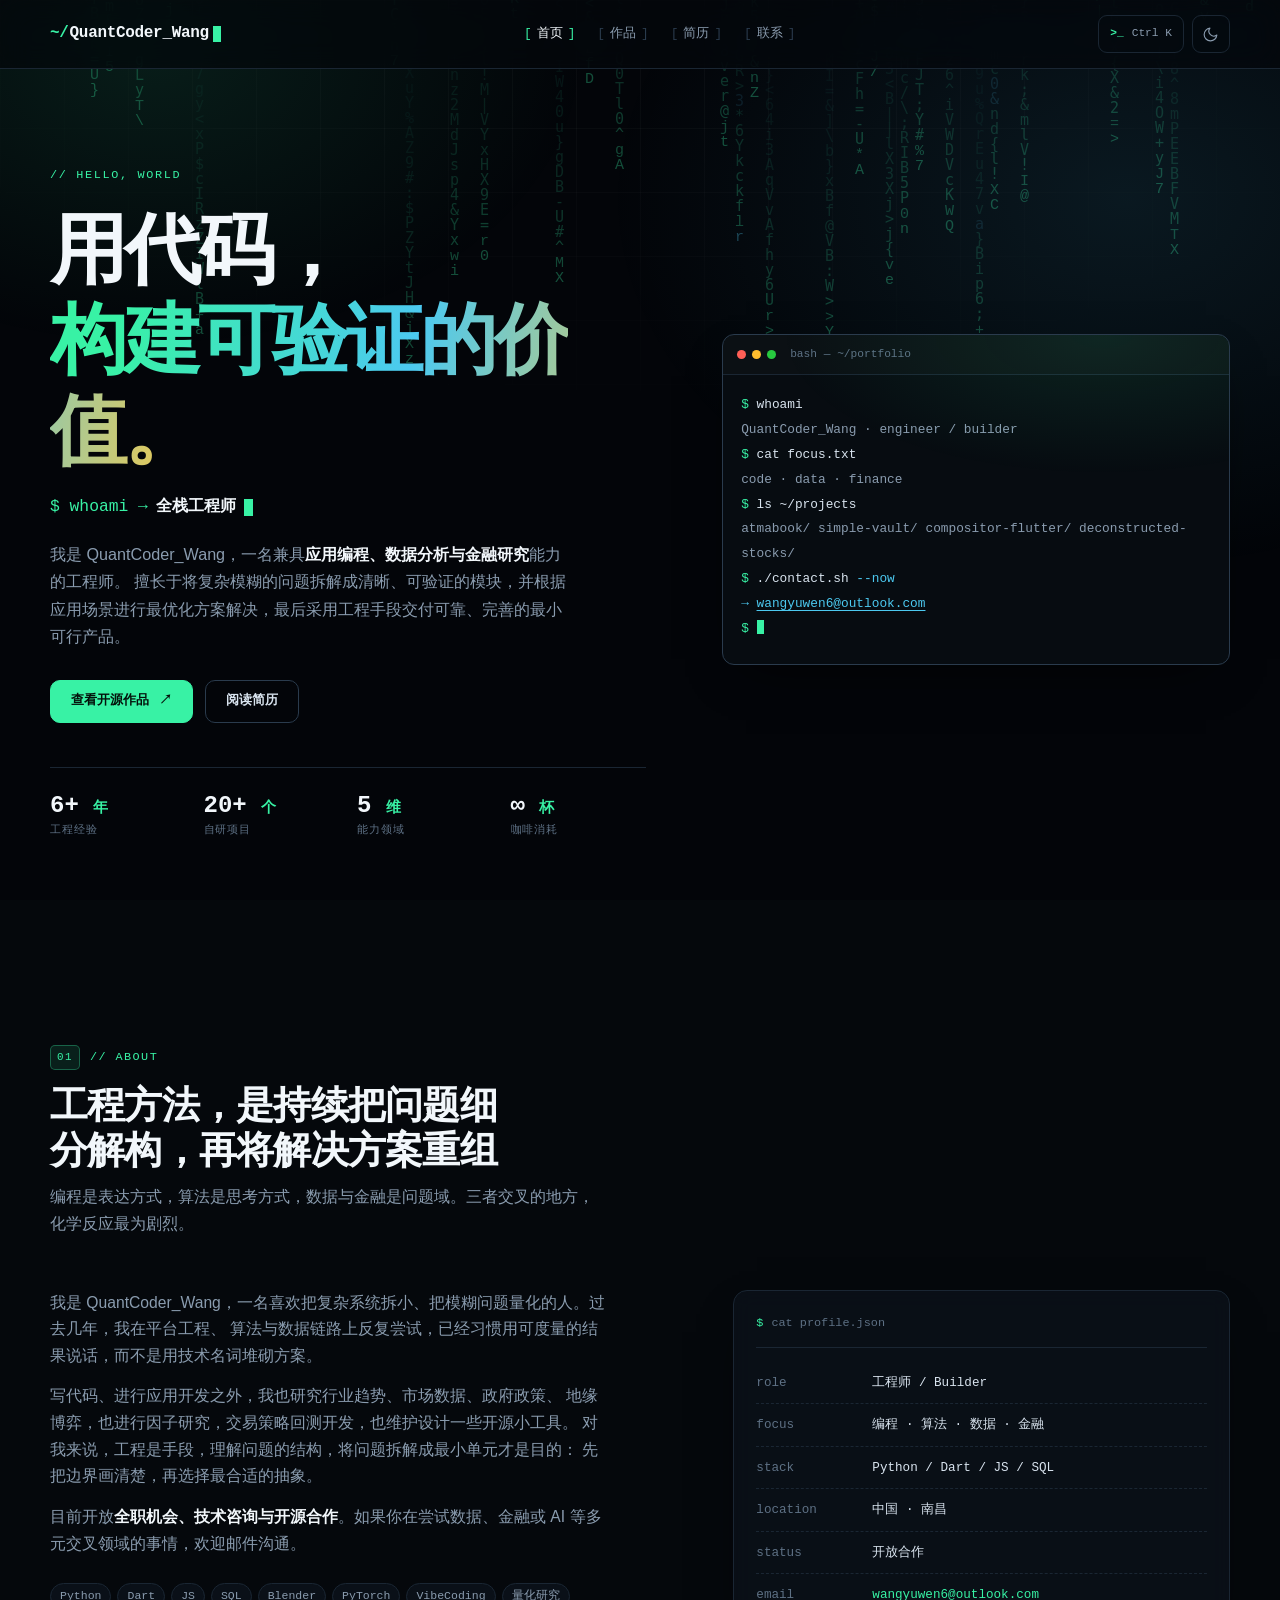
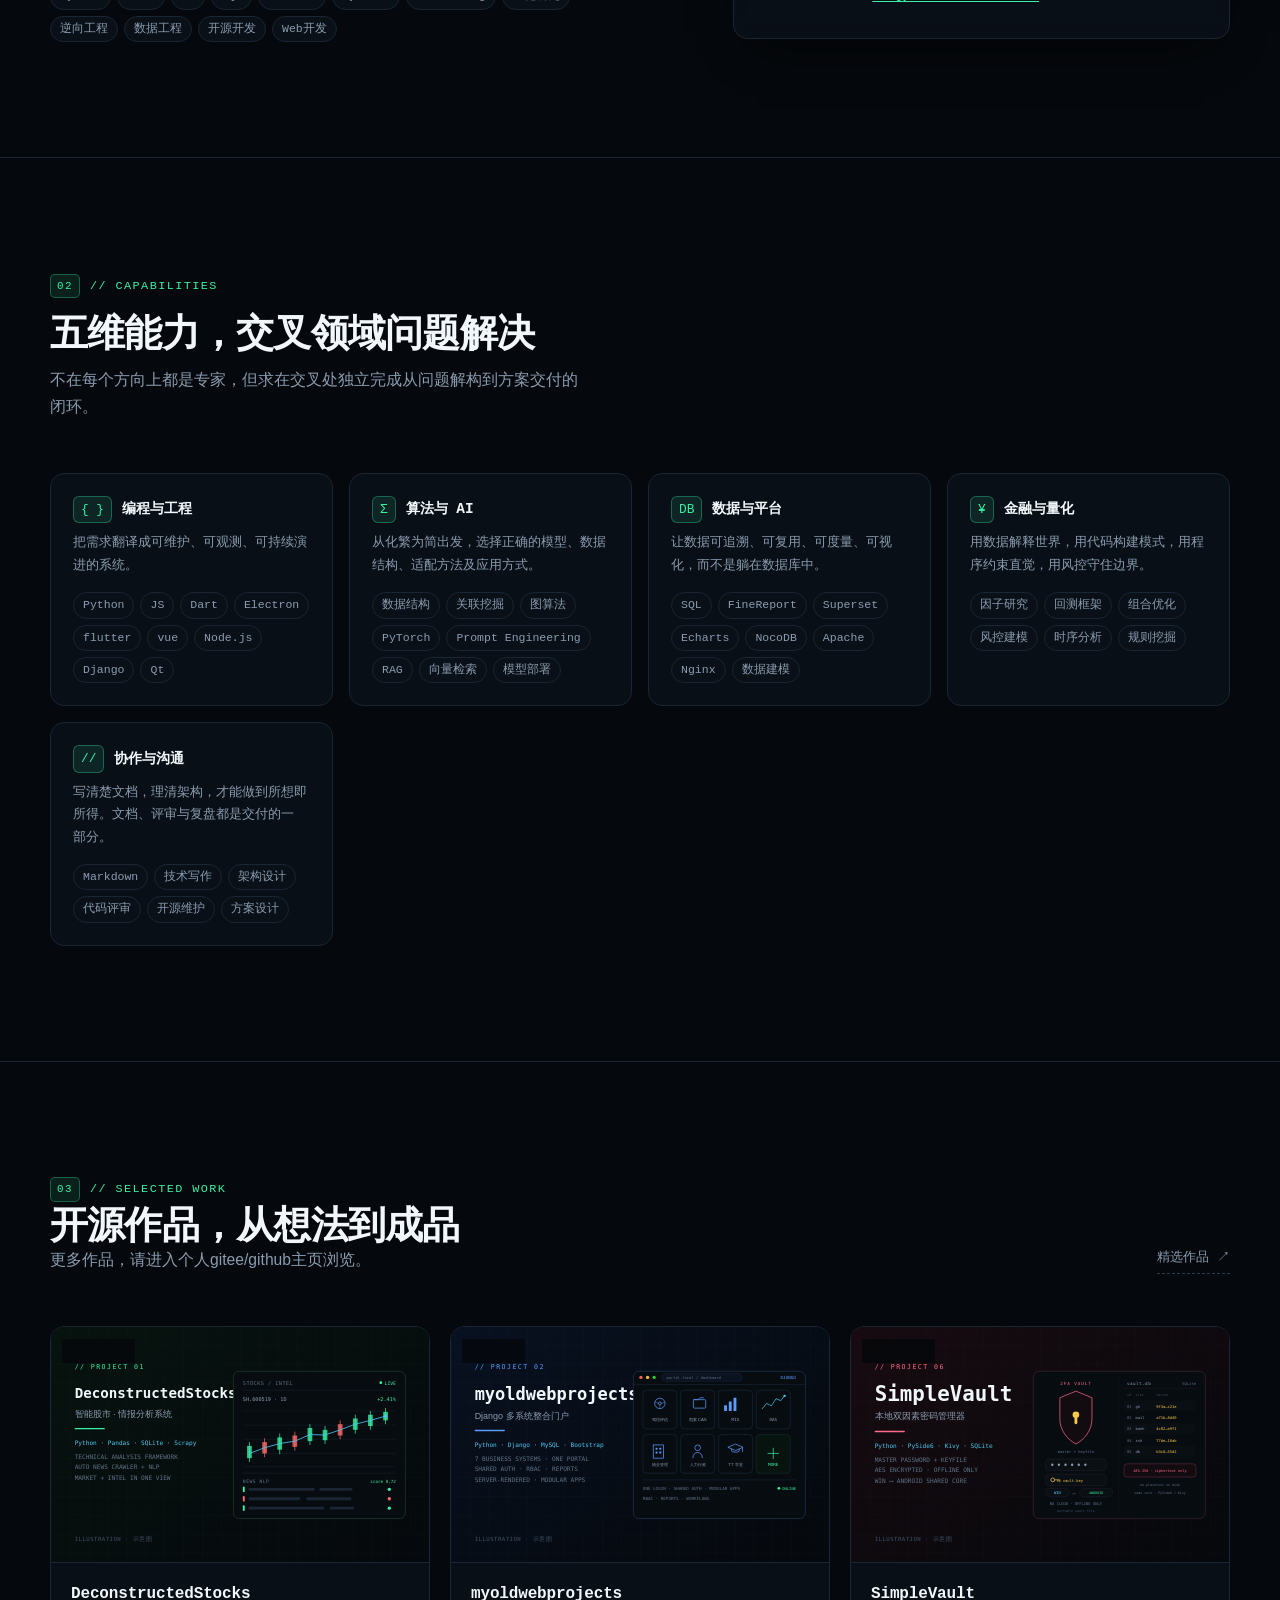
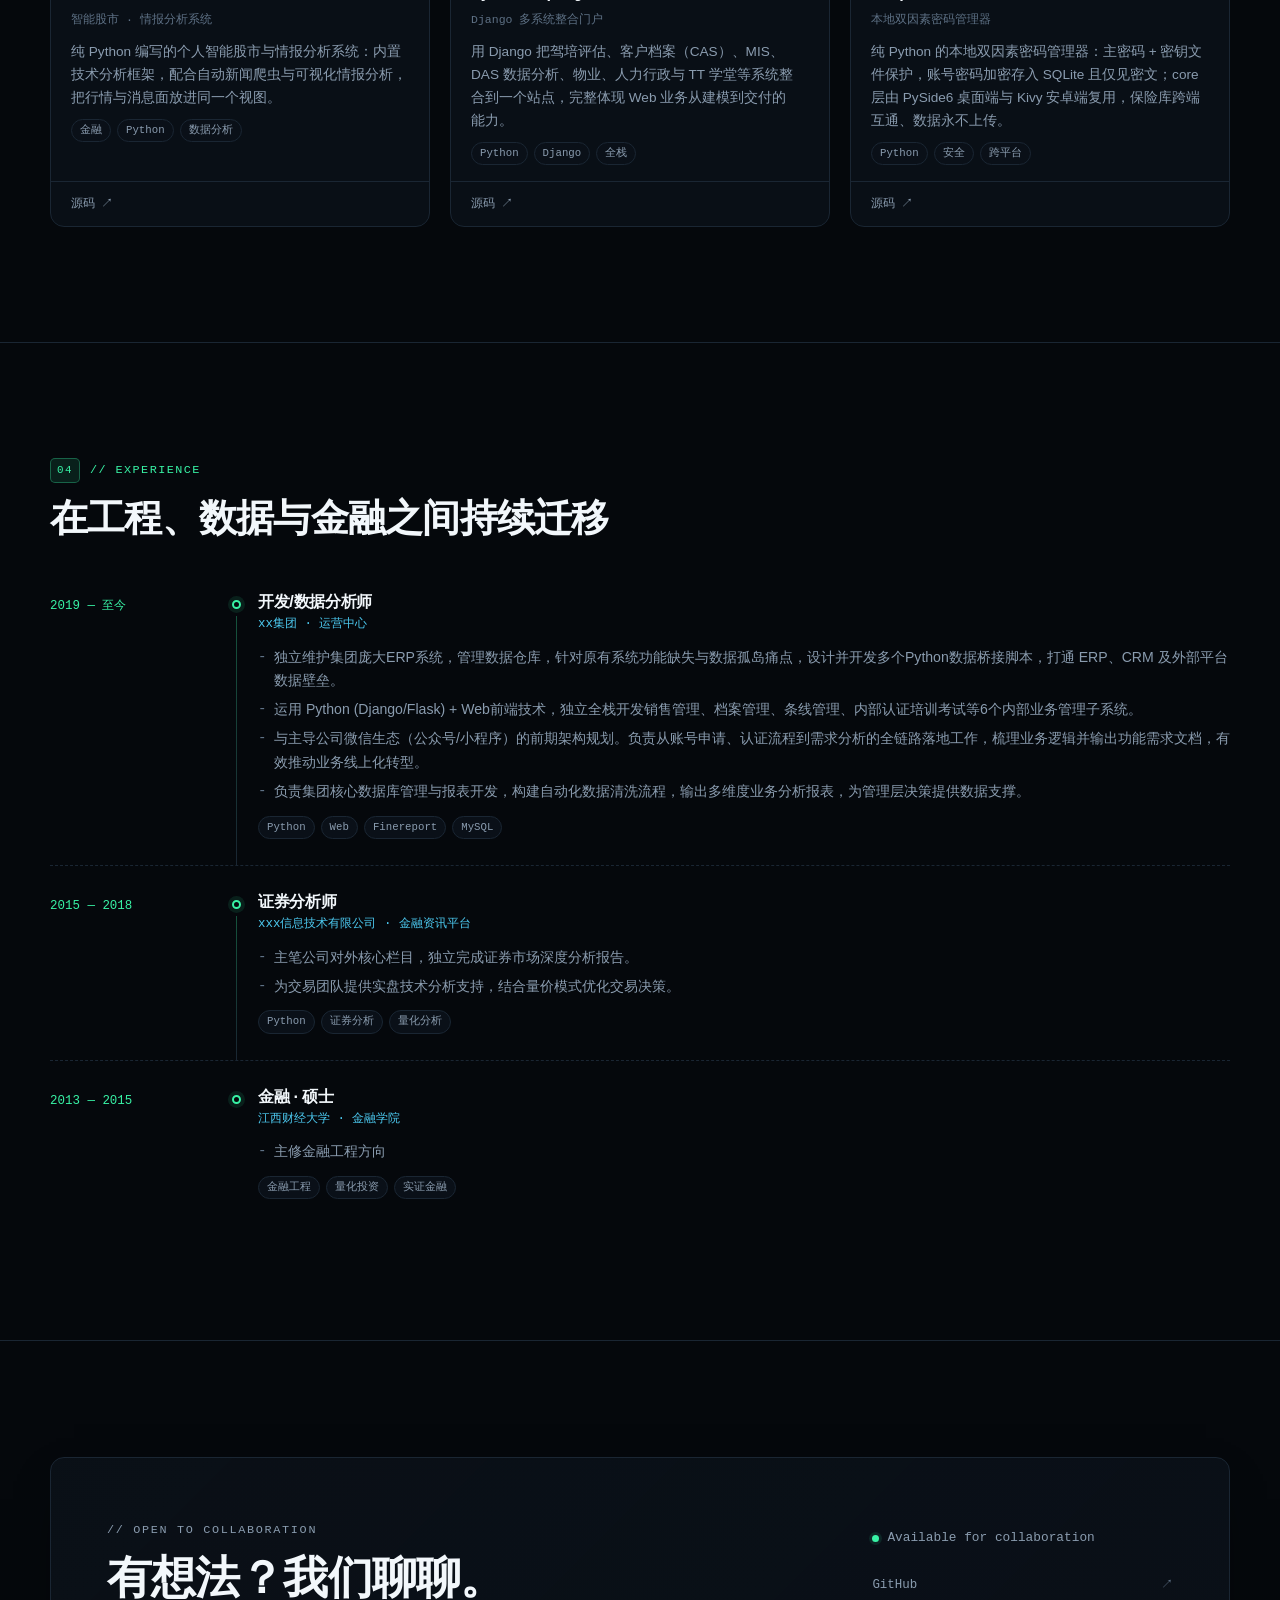
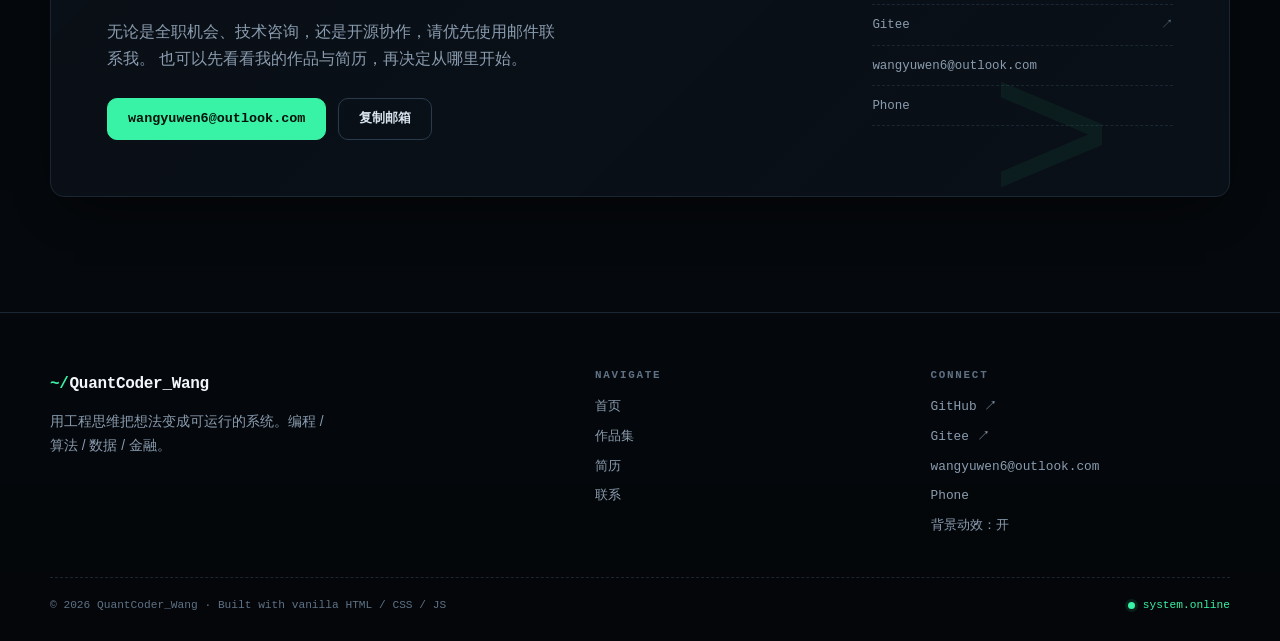
<file: index.html>
<!DOCTYPE html>
<html lang="zh-CN" data-theme="dark">
<head>
  <meta charset="utf-8">
  <meta name="viewport" content="width=device-width, initial-scale=1">
  <title>QuantCoder_Wang — 应用工程师 / 金融 / 数据 / 算法</title>
  <meta name="description" content="QuantCoder_Wang的个人主页：横跨编程、算法、数据与金融的工程师。开源作品、技术简历与联系方式。">
  <meta name="author" content="QuantCoder_Wang">
  <meta name="theme-color" content="#05080c">

  <meta property="og:type" content="website">
  <meta property="og:title" content="QuantCoder_Wang — 应用工程师 / 金融 / 数据 / 算法">
  <meta property="og:description" content="用代码构建可验证的价值。编程、算法、数据与金融交叉领域的个人主页。">
  <meta property="og:url" content="https://QuantCoderWang.github.io/personalwebpage/">
  <meta property="og:image" content="https://QuantCoderWang.github.io/personalwebpage/assets/img/og-cover.svg">
  <meta name="twitter:card" content="summary_large_image">
  <meta name="twitter:title" content="QuantCoder_Wang — 应用工程师 / 金融 / 数据 / 算法">
  <meta name="twitter:description" content="用代码构建可验证的价值。编程、算法、数据与金融交叉领域的个人主页。">
  <meta name="twitter:image" content="https://QuantCoderWang.github.io/personalwebpage/assets/img/og-cover.svg">
  <link rel="canonical" href="https://QuantCoderWang.github.io/personalwebpage/">

  <link rel="icon" href="assets/img/favicon.svg" type="image/svg+xml">
  <link rel="stylesheet" href="assets/css/base.css">
  <link rel="stylesheet" href="assets/css/layout.css">
  <link rel="stylesheet" href="assets/css/components.css">

  <script>
    (function () {
      var d = document.documentElement;
      d.classList.add('js');
      try {
        var t = localStorage.getItem('theme');
        if (t === 'light' || t === 'dark') d.dataset.theme = t;
        if (localStorage.getItem('effects') === 'off') d.dataset.effects = 'off';
      } catch (e) {}
    })();
  </script>

  <script type="application/ld+json">
    {
      "@context": "https://schema.org",
      "@type": "Person",
      "name": "QuantCoder_Wang",
      "url": "https://QuantCoderWang.github.io/personalwebpage/",
      "jobTitle": "Software Engineer",
      "knowsAbout": ["Software Engineering", "Algorithms", "Data Engineering", "Finance"],
      "sameAs": ["https://github.com/QuantCoderWang", "https://gitee.com/QuantCoder_Wang"]
    }
  </script>
</head>
<body>
  <a class="skip-link" href="#main">跳到主内容</a>

  <canvas id="matrix" aria-hidden="true"></canvas>
  <div class="bg-grid" aria-hidden="true"></div>
  <div class="bg-glow" aria-hidden="true"></div>

  <header class="site-header" id="site-header">
    <div class="container header-inner">
      <a class="brand" href="index.html" aria-label="返回首页">
        <span class="brand-mark">~/</span><span data-bind="handle">QuantCoder_Wang</span><span class="brand-cursor" aria-hidden="true"></span>
      </a>

      <nav class="nav" id="site-nav" aria-label="导航">
        <a class="nav-link" href="index.html" data-nav="index">首页</a>
        <a class="nav-link" href="projects.html" data-nav="projects">作品</a>
        <a class="nav-link" href="resume.html" data-nav="resume">简历</a>
        <a class="nav-link" href="#contact" data-nav="contact">联系</a>
      </nav>

      <div class="header-actions">
        <button class="cmd-trigger" type="button" data-cmd-open aria-label="打开命令面板">
          <span class="cmd-trigger-icon" aria-hidden="true">&gt;_</span>
          <span class="cmd-trigger-label">Ctrl K</span>
        </button>
        <button class="icon-btn" type="button" data-theme-toggle aria-label="切换主题" title="切换主题">
          <svg class="i-moon" viewBox="0 0 24 24" fill="none" stroke="currentColor" stroke-width="1.6" aria-hidden="true">
            <path d="M21 12.8A9 9 0 1 1 11.2 3a7 7 0 0 0 9.8 9.8Z" stroke-linejoin="round"/>
          </svg>
          <svg class="i-sun" viewBox="0 0 24 24" fill="none" stroke="currentColor" stroke-width="1.6" aria-hidden="true">
            <circle cx="12" cy="12" r="4"/>
            <path d="M12 2v2M12 20v2M4.9 4.9l1.4 1.4M17.7 17.7l1.4 1.4M2 12h2M20 12h2M4.9 19.1l1.4-1.4M17.7 6.3l1.4-1.4" stroke-linecap="round"/>
          </svg>
        </button>
        <button class="icon-btn menu-toggle" type="button" data-menu-toggle aria-expanded="false" aria-controls="site-nav" aria-label="菜单">
          <span></span><span></span><span></span>
        </button>
      </div>
    </div>
  </header>

  <main id="main">
    <!-- ==================== HERO ==================== -->
    <section class="hero" id="top">
      <div class="container hero-grid">
        <div class="hero-copy">
          <p class="eyebrow reveal">// HELLO, WORLD</p>
          <h1 class="hero-title reveal">用代码，<br><span class="grad">构建可验证的价值。</span></h1>
          <p class="hero-roles reveal">
            <span class="prompt">$ whoami →</span>
            <span id="role-text" data-roles="全栈工程师,算法工程师,数据工程师,量化研究,应用开发">全栈工程师</span><span class="cursor" aria-hidden="true"></span>
          </p>
          <p class="hero-desc reveal">
            我是 <span data-bind="name">QuantCoder_Wang</span>，一名兼具<strong>应用编程、数据分析与金融研究</strong>能力的工程师。
            擅长于将复杂模糊的问题拆解成清晰、可验证的模块，并根据应用场景进行最优化方案解决，最后采用工程手段交付可靠、完善的最小可行产品。
          </p>
          <div class="hero-cta reveal">
            <a class="btn btn--primary" href="projects.html">查看开源作品 <span aria-hidden="true">↗</span></a>
            <a class="btn btn--ghost" href="resume.html">阅读简历</a>
          </div>

          <dl class="hero-stats reveal">
            <div class="stat">
              <dt class="stat-label">工程经验</dt>
              <dd class="stat-value">6+ <span>年</span></dd>
            </div>
            <div class="stat">
              <dt class="stat-label">自研项目</dt>
              <dd class="stat-value">20+ <span>个</span></dd>
            </div>
            <div class="stat">
              <dt class="stat-label">能力领域</dt>
              <dd class="stat-value">5 <span>维</span></dd>
            </div>
            <div class="stat">
              <dt class="stat-label">咖啡消耗</dt>
              <dd class="stat-value">∞ <span>杯</span></dd>
            </div>
          </dl>
        </div>

        <div class="terminal reveal" aria-label="终端风格的自我介绍">
          <div class="terminal-bar">
            <span class="terminal-dots" aria-hidden="true"><i></i><i></i><i></i></span>
            <span class="terminal-title">bash — ~/portfolio</span>
          </div>
          <div class="terminal-body">
            <p class="term-line" style="--i:0"><span class="p">$</span> whoami</p>
            <p class="term-line term-out" style="--i:1"><span data-bind="handle">QuantCoder_Wang</span> · engineer / builder</p>
            <p class="term-line" style="--i:2"><span class="p">$</span> cat focus.txt</p>
            <p class="term-line term-out" style="--i:3">code · data · finance</p>
            <p class="term-line" style="--i:4"><span class="p">$</span> ls ~/projects</p>
            <p class="term-line term-out" style="--i:5">atmabook/ simple-vault/ compositor-flutter/ deconstructed-stocks/</p>
            <p class="term-line" style="--i:6"><span class="p">$</span> ./contact.sh <span class="c">--now</span></p>
            <p class="term-line" style="--i:7"><span class="c">→</span> <a href="mailto:wangyuwen6@outlook.com" data-bind="email">wangyuwen6@outlook.com</a></p>
            <p class="term-line" style="--i:8"><span class="p">$</span> <span class="cursor" aria-hidden="true"></span></p>
          </div>
        </div>
      </div>
    </section>

    <!-- ==================== ABOUT ==================== -->
    <section class="section" id="about">
      <div class="container">
        <div class="section-head reveal">
          <p class="section-kicker"><span class="section-index">01</span> // ABOUT</p>
          <h2 class="section-title">工程方法，是持续把问题细分解构，再将解决方案重组</h2>
          <p class="section-desc">编程是表达方式，算法是思考方式，数据与金融是问题域。三者交叉的地方，化学反应最为剧烈。</p>
        </div>

        <div class="about-grid">
          <div class="about-copy reveal">
            <p>
              我是 <span data-bind="name">QuantCoder_Wang</span>，一名喜欢把复杂系统拆小、把模糊问题量化的人。过去几年，我在平台工程、
              算法与数据链路上反复尝试，已经习惯用可度量的结果说话，而不是用技术名词堆砌方案。
            </p>
            <p>
              写代码、进行应用开发之外，我也研究行业趋势、市场数据、政府政策、
              地缘博弈，也进行因子研究，交易策略回测开发，也维护设计一些开源小工具。
              对我来说，工程是手段，理解问题的结构，将问题拆解成最小单元才是目的：
              先把边界画清楚，再选择最合适的抽象。
            </p>
            <p>
              目前开放<strong>全职机会、技术咨询与开源合作</strong>。如果你在尝试数据、金融或 AI
              等多元交叉领域的事情，欢迎邮件沟通。
            </p>
            <ul class="tag-list about-tags" aria-label="技术关键词">
              <li>Python</li>
              <li>Dart</li>
              <li>JS</li>
              <li>SQL</li>
              <li>Blender</li>
              <li>PyTorch</li>
              <li>VibeCoding</li>
              <li>量化研究</li>
              <li>逆向工程</li>
              <li>数据工程</li>
              <li>开源开发</li>
              <li>Web开发</li>
            </ul>
          </div>

          <aside class="panel facts reveal" aria-label="个人档案">
            <div class="panel-head"><span class="prompt">$</span> cat profile.json</div>
            <dl class="facts-list">
              <div class="fact"><dt>role</dt><dd>工程师 / Builder</dd></div>
              <div class="fact"><dt>focus</dt><dd>编程 · 算法 · 数据 · 金融</dd></div>
              <div class="fact"><dt>stack</dt><dd>Python / Dart / JS / SQL</dd></div>
              <div class="fact"><dt>location</dt><dd data-bind="location">中国 · 南昌</dd></div>
              <div class="fact"><dt>status</dt><dd>开放合作</dd></div>
              <div class="fact"><dt>email</dt><dd><a href="mailto:wangyuwen6@outlook.com" data-bind="email">wangyuwen6@outlook.com</a></dd></div>
            </dl>
          </aside>
        </div>
      </div>
    </section>

    <!-- ==================== SKILLS ==================== -->
    <section class="section" id="skills">
      <div class="container">
        <div class="section-head reveal">
          <p class="section-kicker"><span class="section-index">02</span> // CAPABILITIES</p>
          <h2 class="section-title">五维能力，交叉领域问题解决</h2>
          <p class="section-desc">不在每个方向上都是专家，但求在交叉处独立完成从问题解构到方案交付的闭环。</p>
        </div>

        <div class="skills-grid">
          <article class="skill-card reveal">
            <div class="skill-head">
              <span class="skill-glyph" aria-hidden="true">{ }</span>
              <h3>编程与工程</h3>
            </div>
            <p class="skill-desc">把需求翻译成可维护、可观测、可持续演进的系统。</p>
            <ul class="tag-list">
              <li>Python</li><li>JS</li><li>Dart</li><li>Electron</li><li>flutter</li>
              <li>vue</li><li>Node.js</li><li>Django</li><li>Qt</li>
            </ul>
          </article>

          <article class="skill-card reveal">
            <div class="skill-head">
              <span class="skill-glyph" aria-hidden="true">Σ</span>
              <h3>算法与 AI</h3>
            </div>
            <p class="skill-desc">从化繁为简出发，选择正确的模型、数据结构、适配方法及应用方式。</p>
            <ul class="tag-list">
              <li>数据结构</li><li>关联挖掘</li><li>图算法</li><li>PyTorch</li>
              <li>Prompt Engineering</li><li>RAG</li><li>向量检索</li><li>模型部署</li>
            </ul>
          </article>

          <article class="skill-card reveal">
            <div class="skill-head">
              <span class="skill-glyph" aria-hidden="true">DB</span>
              <h3>数据与平台</h3>
            </div>
            <p class="skill-desc">让数据可追溯、可复用、可度量、可视化，而不是躺在数据库中。</p>
            <ul class="tag-list">
              <li>SQL</li><li>FineReport</li><li>Superset</li><li>Echarts</li><li>NocoDB</li>
              <li>Apache</li><li>Nginx</li><li>数据建模</li>
            </ul>
          </article>

          <article class="skill-card reveal">
            <div class="skill-head">
              <span class="skill-glyph" aria-hidden="true">¥</span>
              <h3>金融与量化</h3>
            </div>
            <p class="skill-desc">用数据解释世界，用代码构建模式，用程序约束直觉，用风控守住边界。</p>
            <ul class="tag-list">
              <li>因子研究</li><li>回测框架</li><li>组合优化</li><li>风控建模</li>
              <li>时序分析</li><li>规则挖掘</li>
            </ul>
          </article>

          <article class="skill-card reveal">
            <div class="skill-head">
              <span class="skill-glyph" aria-hidden="true">//</span>
              <h3>协作与沟通</h3>
            </div>
            <p class="skill-desc">写清楚文档，理清架构，才能做到所想即所得。文档、评审与复盘都是交付的一部分。</p>
            <ul class="tag-list">
              <li>Markdown</li><li>技术写作</li><li>架构设计</li><li>代码评审</li><li>开源维护</li><li>方案设计</li>
            </ul>
          </article>
        </div>
      </div>
    </section>

    <!-- ==================== FEATURED WORK ==================== -->
    <section class="section" id="work">
      <div class="container">
        <div class="section-head section-head--row reveal">
          <div>
            <p class="section-kicker"><span class="section-index">03</span> // SELECTED WORK</p>
            <h2 class="section-title">开源作品，从想法到成品</h2>
            <p class="section-desc">更多作品，请进入个人gitee/github主页浏览。</p>
          </div>
          <a class="link-more" href="projects.html">精选作品 <span aria-hidden="true">↗</span></a>
        </div>

        <div class="projects-grid" id="featured-projects">
          <noscript>
            <p class="empty-state">精选作品由 JavaScript 渲染。请启用 JavaScript，或直接访问 <a href="projects.html">作品集</a>。</p>
          </noscript>
        </div>
      </div>
    </section>

    <!-- ==================== TIMELINE ==================== -->
    <section class="section" id="timeline">
      <div class="container">
        <div class="section-head reveal">
          <p class="section-kicker"><span class="section-index">04</span> // EXPERIENCE</p>
          <h2 class="section-title">在工程、数据与金融之间持续迁移</h2>
        </div>

        <ol class="timeline">
          <li class="tl-item reveal">
            <p class="tl-period">2019 — 至今</p>
            <div class="tl-body">
              <h3 class="tl-title">开发/数据分析师</h3>
              <p class="tl-org">xx集团 · 运营中心</p>
              <ul class="tl-points">
                <li>独⽴维护集团庞⼤ERP系统，管理数据仓库，针对原有系统功能缺失与数据孤岛痛点，设计并开发多个Python数据桥接脚本，打通 ERP、CRM 及外部平台数据壁垒。</li>
                <li>运⽤ Python (Django/Flask) + Web前端技术，独⽴全栈开发销售管理、档案管理、条线管理、内部认证培训考试等6个内部业务管理⼦系统。</li>
                <li>与主导公司微信⽣态（公众号/⼩程序）的前期架构规划。负责从账号申请、认证流程到需求分析的全链路落地⼯作，梳理业务逻辑并输出功能需求⽂档，有效推动业务线上化转型。</li>
                <li>负责集团核⼼数据库管理与报表开发，构建⾃动化数据清洗流程，输出多维度业务分析报表，为管理层决策提供数据⽀撑。</li>
              </ul>
              <ul class="tag-list tag-list--sm">
                <li>Python</li><li>Web</li><li>Finereport</li><li>MySQL</li>
              </ul>
            </div>
          </li>

          <li class="tl-item reveal">
            <p class="tl-period">2015 — 2018</p>
            <div class="tl-body">
              <h3 class="tl-title">证券分析师</h3>
              <p class="tl-org">xxx信息技术有限公司 · 金融资讯平台</p>
              <ul class="tl-points">
                <li>主笔公司对外核⼼栏⽬，独⽴完成证券市场深度分析报告。</li>
                <li>为交易团队提供实盘技术分析⽀持，结合量价模式优化交易决策。</li>
              </ul>
              <ul class="tag-list tag-list--sm">
                <li>Python</li><li>证券分析</li><li>量化分析</li>
              </ul>
            </div>
          </li>

          <li class="tl-item reveal">
            <p class="tl-period">2013 — 2015</p>
            <div class="tl-body">
              <h3 class="tl-title">金融 · 硕士</h3>
              <p class="tl-org">江西财经大学 · 金融学院</p>
              <ul class="tl-points">
                <li>主修金融工程方向</li>
              </ul>
              <ul class="tag-list tag-list--sm">
                <li>金融工程</li><li>量化投资</li><li>实证金融</li>
              </ul>
            </div>
          </li>
        </ol>
      </div>
    </section>

    <!-- ==================== CONTACT ==================== -->
    <section class="section" id="contact">
      <div class="container">
        <div class="contact-panel reveal">
          <div>
            <p class="eyebrow">// OPEN TO COLLABORATION</p>
            <h2>有想法？我们聊聊。</h2>
            <p>
              无论是全职机会、技术咨询，还是开源协作，请优先使用邮件联系我。
              也可以先看看我的作品与简历，再决定从哪里开始。
            </p>
            <div class="contact-actions">
              <a class="btn btn--primary" href="mailto:wangyuwen6@outlook.com" data-bind="email">wangyuwen6@outlook.com</a>
              <button class="btn btn--ghost" type="button" data-copy-email>复制邮箱</button>
            </div>
          </div>

          <div class="contact-meta">
            <p class="contact-status"><span class="status-dot" aria-hidden="true"></span> Available for collaboration</p>
            <ul class="social-list">
              <li><a href="https://gitee.com/QuantCoder_Wang" data-bind="github" target="_blank" rel="noopener noreferrer">GitHub <span aria-hidden="true">↗</span></a></li>
              <li><a href="https://github.com/QuantCoderWang" data-bind="gitee" target="_blank" rel="noopener noreferrer">Gitee <span aria-hidden="true">↗</span></a></li>
              <li><a href="mailto:wangyuwen6@outlook.com" data-bind="email">Email</a></li>
              <li><a href="tel:13870916570" data-bind="phone">Phone</a></li>
            </ul>
          </div>
        </div>
      </div>
    </section>
  </main>

  <footer class="site-footer">
    <div class="container">
      <div class="footer-grid">
        <div>
          <a class="brand" href="index.html"><span class="brand-mark">~/</span><span data-bind="handle">yourname</span></a>
          <p class="footer-tagline">用工程思维把想法变成可运行的系统。编程 / 算法 / 数据 / 金融。</p>
        </div>
        <div class="footer-col">
          <h3>Navigate</h3>
          <div class="footer-links">
            <a href="index.html">首页</a>
            <a href="projects.html">作品集</a>
            <a href="resume.html">简历</a>
            <a href="#contact">联系</a>
          </div>
        </div>
        <div class="footer-col">
          <h3>Connect</h3>
          <div class="footer-links">
            <a href="https://github.com/QuantCoderWang" data-bind="github" target="_blank" rel="noopener noreferrer">GitHub ↗</a>
            <a href="https://gitee.com/QuantCoder_Wang" data-bind="gitee" target="_blank" rel="noopener noreferrer">Gitee ↗</a>
            <a href="mailto:wangyuwen6@outlook.com" data-bind="email">Email</a>
            <a href="tel:13870916570" data-bind="phone">Phone</a>
            <button class="link-btn" type="button" data-effects-toggle aria-pressed="true">背景动效：开</button>
          </div>
        </div>
      </div>
      <div class="footer-bottom">
        <span>© <span data-year>2026</span> <span data-bind="name">QuantCoder_Wang</span> · Built with vanilla HTML / CSS / JS</span>
        <span class="footer-status"><span class="status-dot" aria-hidden="true"></span> system.online</span>
      </div>
    </div>
  </footer>

  <script src="assets/js/data.js" defer></script>
  <script src="assets/js/main.js" defer></script>
  <script src="assets/js/projects.js" defer></script>
</body>
</html>
</file>
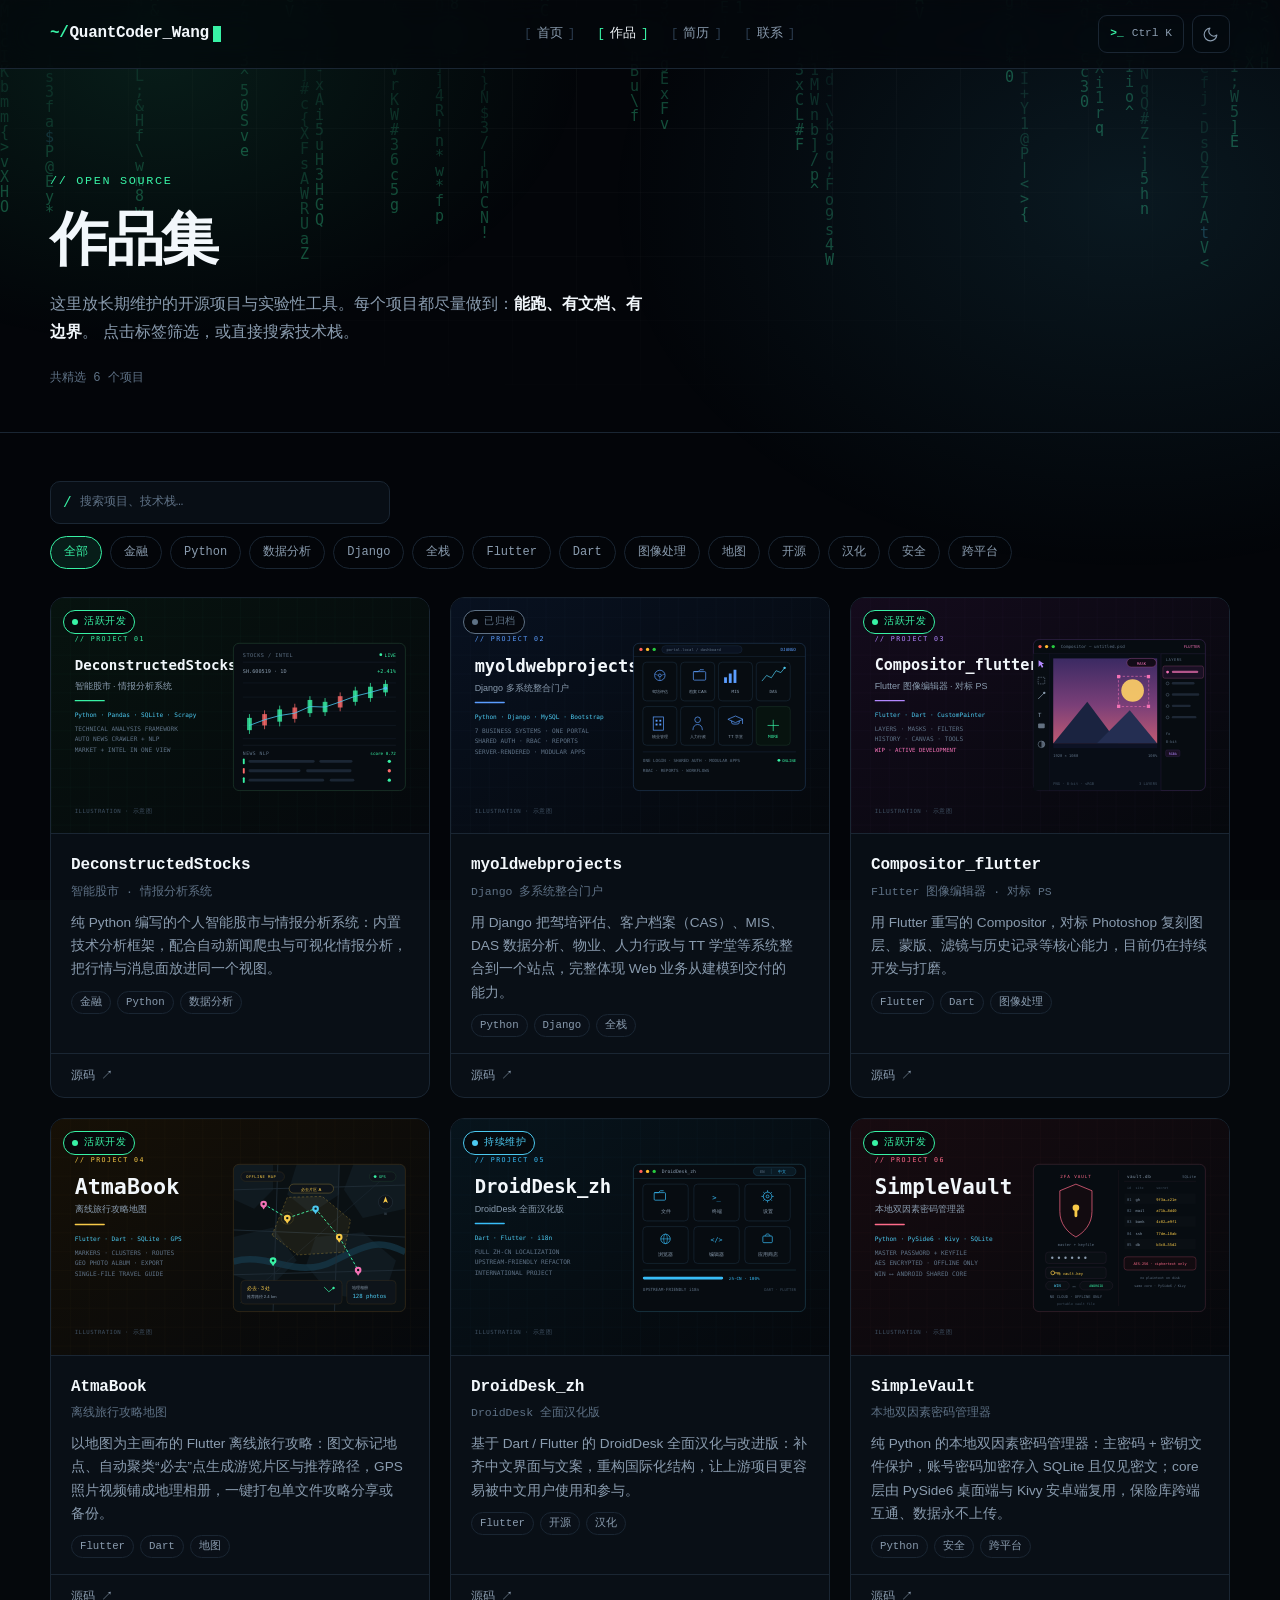
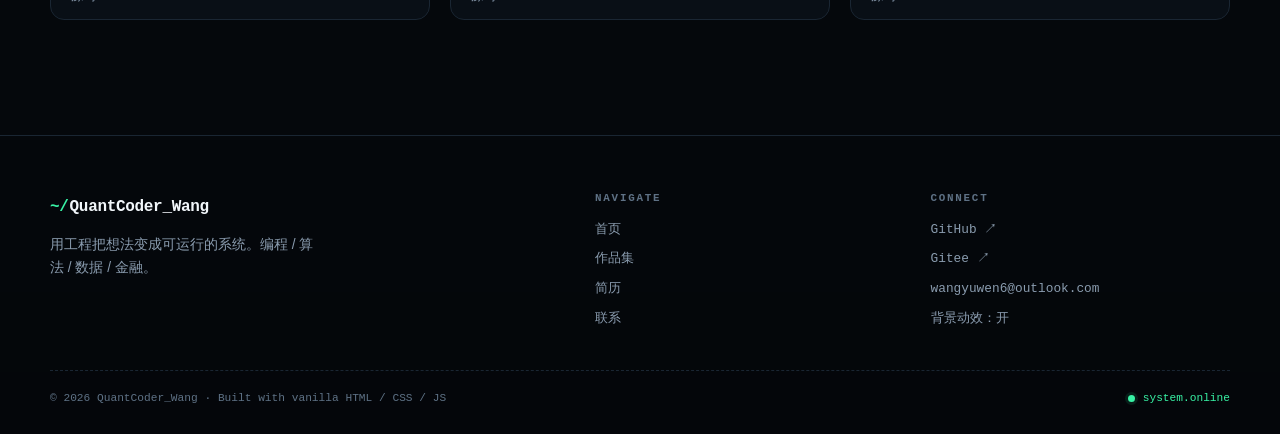
<file: projects.html>
<!DOCTYPE html>
<html lang="zh-CN" data-theme="dark">
<head>
  <meta charset="utf-8">
  <meta name="viewport" content="width=device-width, initial-scale=1">
  <title>作品集 — QuantCoder_Wang</title>
  <meta name="description" content="QuantCoder_Wang 的开源作品集：量化分析、数据可视化、数据管道、RAG 应用与开发者工具。">
  <meta name="author" content="QuantCoder_Wang">
  <meta name="theme-color" content="#05080c">

  <meta property="og:type" content="website">
  <meta property="og:title" content="作品集 — QuantCoder_Wang">
  <meta property="og:description" content="开源作品：量化分析、数据可视化、数据管道、RAG 应用与开发者工具。">
  <meta property="og:url" content="https://QuantCoderWang.github.io/personalwebpage/projects.html">
  <meta property="og:image" content="https://QuantCoderWang.github.io/personalwebpage/assets/img/og-cover.svg">
  <meta name="twitter:card" content="summary_large_image">
  <link rel="canonical" href="https://QuantCoderWang.github.io/personalwebpage/projects.html">

  <link rel="icon" href="assets/img/favicon.svg" type="image/svg+xml">
  <link rel="stylesheet" href="assets/css/base.css">
  <link rel="stylesheet" href="assets/css/layout.css">
  <link rel="stylesheet" href="assets/css/components.css">

  <script>
    (function () {
      var d = document.documentElement;
      d.classList.add('js');
      try {
        var t = localStorage.getItem('theme');
        if (t === 'light' || t === 'dark') d.dataset.theme = t;
        if (localStorage.getItem('effects') === 'off') d.dataset.effects = 'off';
      } catch (e) {}
    })();
  </script>
</head>
<body>
  <a class="skip-link" href="#main">跳到主内容</a>

  <canvas id="matrix" aria-hidden="true"></canvas>
  <div class="bg-grid" aria-hidden="true"></div>
  <div class="bg-glow" aria-hidden="true"></div>

  <header class="site-header" id="site-header">
    <div class="container header-inner">
      <a class="brand" href="index.html" aria-label="返回首页">
        <span class="brand-mark">~/</span><span data-bind="handle">yourname</span><span class="brand-cursor" aria-hidden="true"></span>
      </a>

      <nav class="nav" id="site-nav" aria-label="主导航">
        <a class="nav-link" href="index.html" data-nav="index">首页</a>
        <a class="nav-link" href="projects.html" data-nav="projects">作品</a>
        <a class="nav-link" href="resume.html" data-nav="resume">简历</a>
        <a class="nav-link" href="index.html#contact" data-nav="contact">联系</a>
      </nav>

      <div class="header-actions">
        <button class="cmd-trigger" type="button" data-cmd-open aria-label="打开命令面板">
          <span class="cmd-trigger-icon" aria-hidden="true">&gt;_</span>
          <span class="cmd-trigger-label">Ctrl K</span>
        </button>
        <button class="icon-btn" type="button" data-theme-toggle aria-label="切换主题" title="切换主题">
          <svg class="i-moon" viewBox="0 0 24 24" fill="none" stroke="currentColor" stroke-width="1.6" aria-hidden="true">
            <path d="M21 12.8A9 9 0 1 1 11.2 3a7 7 0 0 0 9.8 9.8Z" stroke-linejoin="round"/>
          </svg>
          <svg class="i-sun" viewBox="0 0 24 24" fill="none" stroke="currentColor" stroke-width="1.6" aria-hidden="true">
            <circle cx="12" cy="12" r="4"/>
            <path d="M12 2v2M12 20v2M4.9 4.9l1.4 1.4M17.7 17.7l1.4 1.4M2 12h2M20 12h2M4.9 19.1l1.4-1.4M17.7 6.3l1.4-1.4" stroke-linecap="round"/>
          </svg>
        </button>
        <button class="icon-btn menu-toggle" type="button" data-menu-toggle aria-expanded="false" aria-controls="site-nav" aria-label="打开菜单">
          <span></span><span></span><span></span>
        </button>
      </div>
    </div>
  </header>

  <main id="main">
    <section class="page-hero">
      <div class="container">
        <p class="eyebrow reveal">// OPEN SOURCE</p>
        <h1 class="reveal">作品集</h1>
        <p class="lede reveal">
          这里放长期维护的开源项目与实验性工具。每个项目都尽量做到：<strong>能跑、有文档、有边界</strong>。
          点击标签筛选，或直接搜索技术栈。
        </p>
        <p class="page-meta mono reveal" aria-live="polite">
          共精选 <span id="project-count">6</span> 个项目
        </p>
      </div>
    </section>

    <section class="section section--tight">
      <div class="container">
        <div class="filters reveal">
          <label class="search">
            <span class="search-icon" aria-hidden="true">/</span>
            <span class="sr-only">搜索项目</span>
            <input id="project-search" type="search" placeholder="搜索项目、技术栈…" autocomplete="off">
          </label>
          <div class="chip-row" id="project-filters" role="group" aria-label="按标签筛选"></div>
        </div>

        <div class="projects-grid" id="projects-grid">
          <noscript>
            <p class="empty-state">
              作品集由 JavaScript 渲染，请启用 JavaScript。
              项目包括：DeconstructedStocks、myoldwebprojects、Compositor_flutter、AtmaBook、DroidDesk_zh、SimpleVault。
            </p>
          </noscript>
        </div>

        <div class="empty-state" id="projects-empty" hidden>
          <p><span class="prompt">$</span> find ./projects -name "*" → 0 results</p>
          <p>没有匹配的项目，试试其他关键词或标签。</p>
        </div>
      </div>
    </section>
  </main>

  <footer class="site-footer">
    <div class="container">
      <div class="footer-grid">
        <div>
          <a class="brand" href="index.html"><span class="brand-mark">~/</span><span data-bind="handle">yourname</span></a>
          <p class="footer-tagline">用工程把想法变成可运行的系统。编程 / 算法 / 数据 / 金融。</p>
        </div>
        <div class="footer-col">
          <h3>Navigate</h3>
          <div class="footer-links">
            <a href="index.html">首页</a>
            <a href="projects.html">作品集</a>
            <a href="resume.html">简历</a>
            <a href="index.html#contact">联系</a>
          </div>
        </div>
        <div class="footer-col">
          <h3>Connect</h3>
          <div class="footer-links">
            <a href="https://github.com/QuantCoderWang" data-bind="github" target="_blank" rel="noopener noreferrer">GitHub ↗</a>
            <a href="https://gitee.com/QuantCoder_Wang" data-bind="gitee" target="_blank" rel="noopener noreferrer">Gitee ↗</a>
            <a href="mailto:wangyuwen6@outlook.com" data-bind="email">Email</a>
            <button class="link-btn" type="button" data-effects-toggle aria-pressed="true">背景动效：开</button>
          </div>
        </div>
      </div>
      <div class="footer-bottom">
        <span>© <span data-year>2026</span> <span data-bind="name">QuantCoder_Wang</span> · Built with vanilla HTML / CSS / JS</span>
        <span class="footer-status"><span class="status-dot" aria-hidden="true"></span> system.online</span>
      </div>
    </div>
  </footer>

  <script src="assets/js/data.js" defer></script>
  <script src="assets/js/main.js" defer></script>
  <script src="assets/js/projects.js" defer></script>
</body>
</html>
</file>
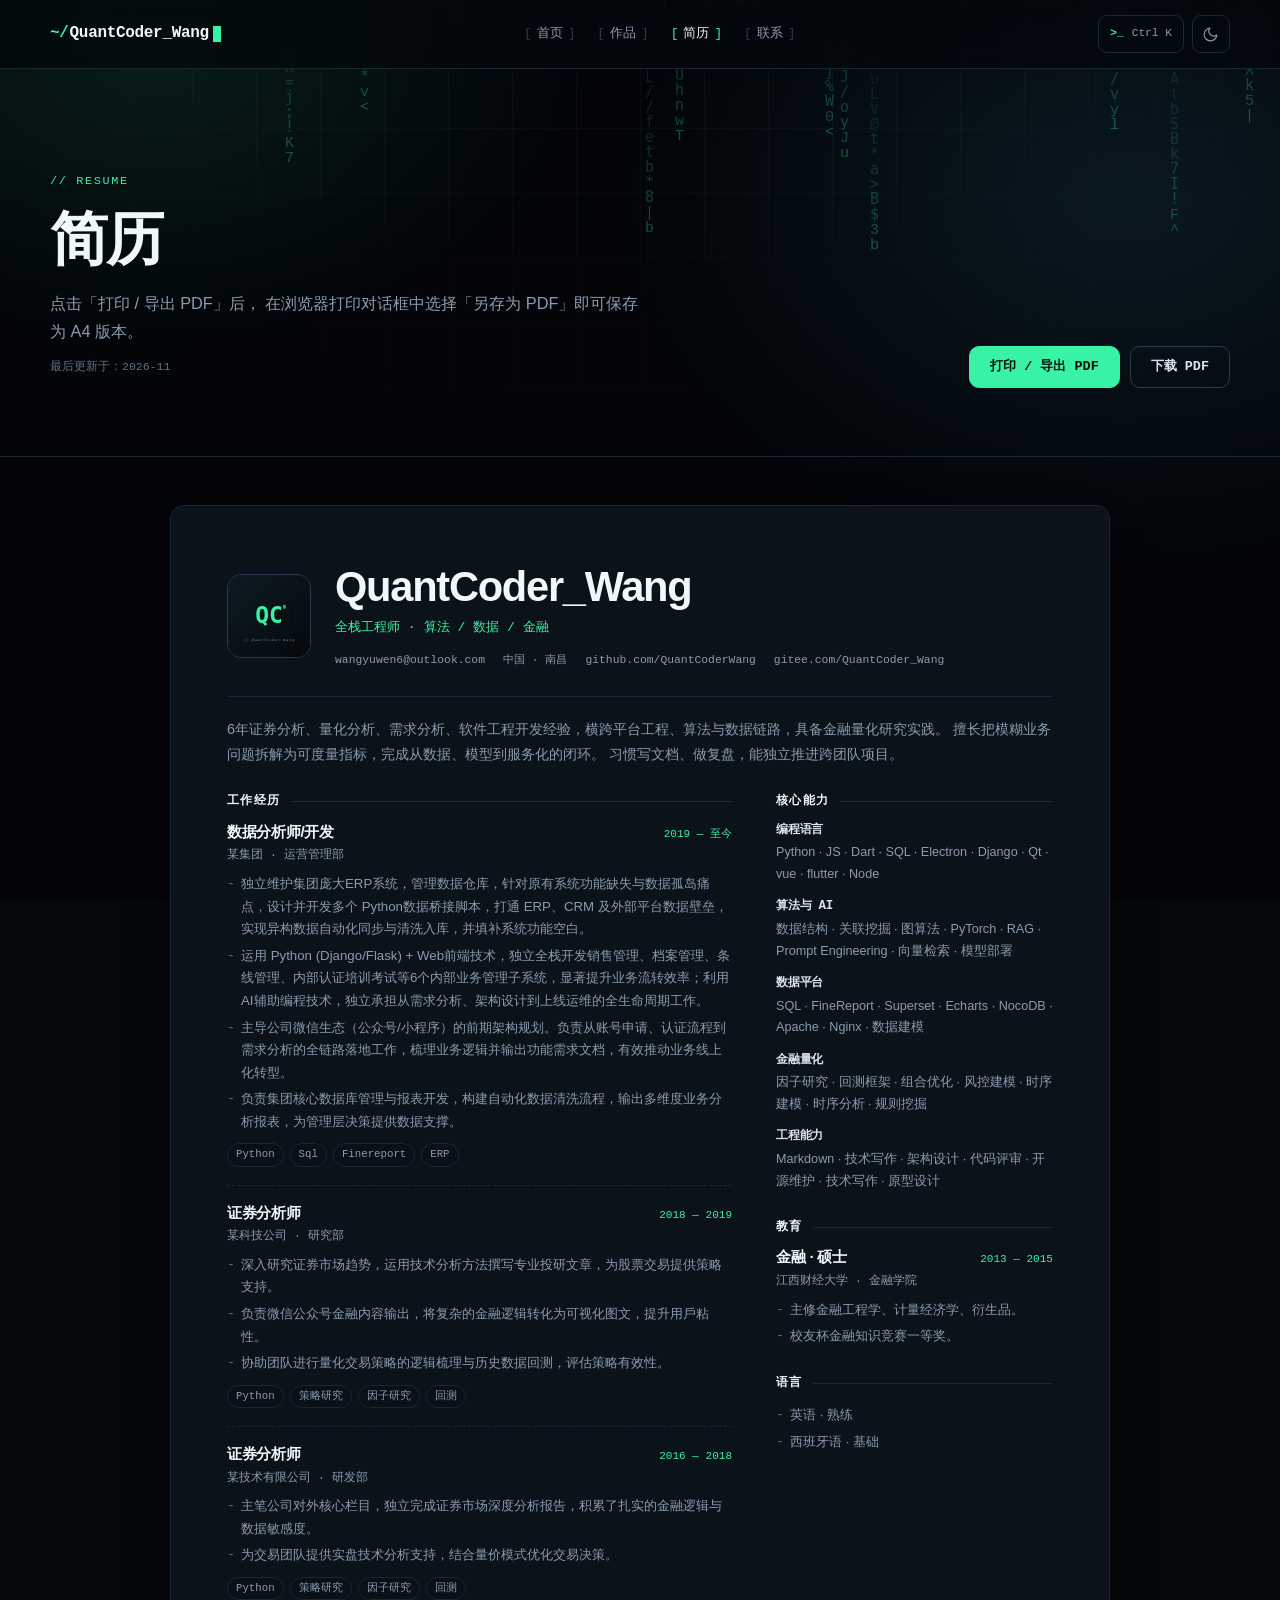
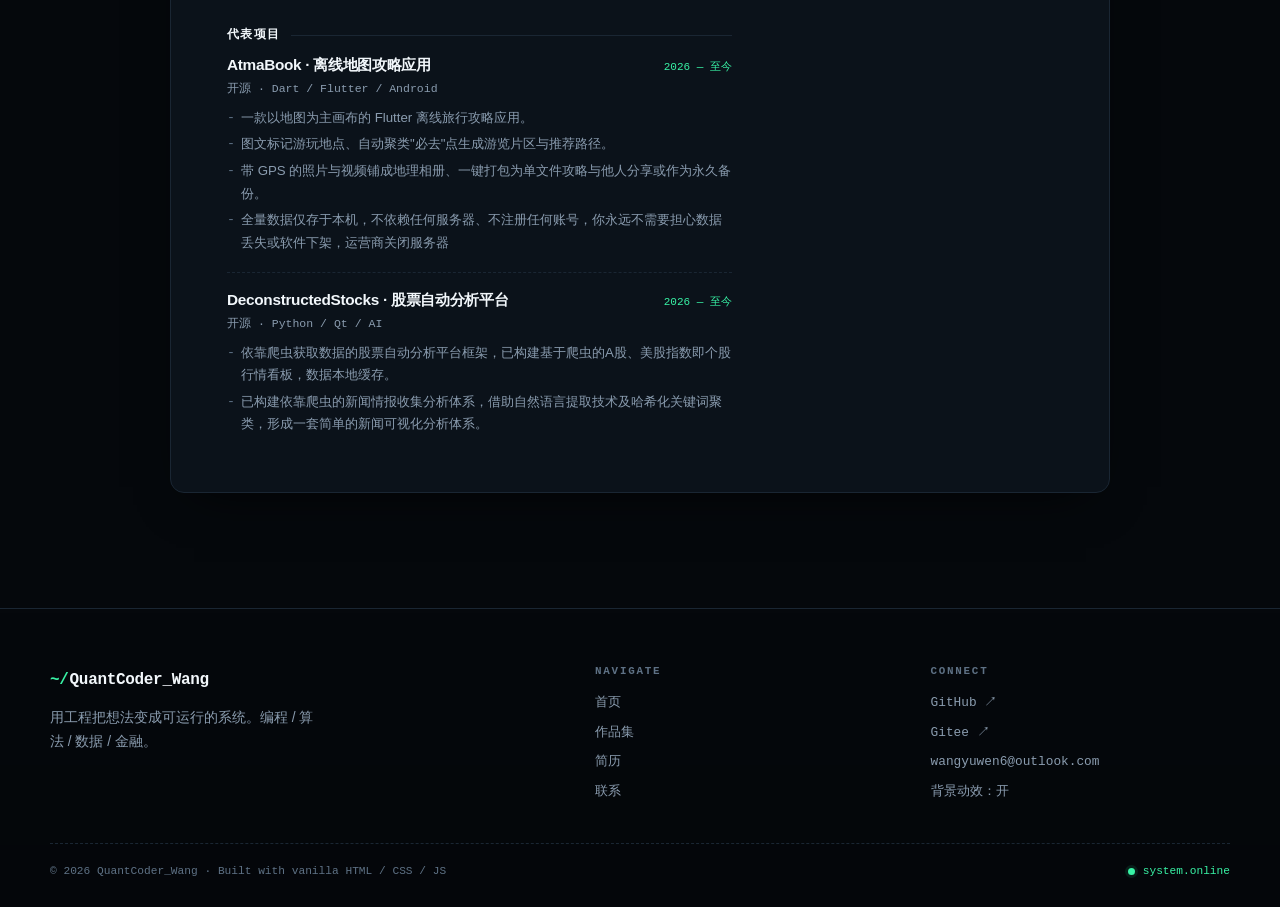
<file: resume.html>
<!DOCTYPE html>
<html lang="zh-CN" data-theme="dark">
<head>
  <meta charset="utf-8">
  <meta name="viewport" content="width=device-width, initial-scale=1">
  <title>简历 — QuantCoder_Wang</title>
  <meta name="description" content="QuantCoder_Wang的技术简历：编程、算法、数据与金融交叉背景，支持打印与导出 PDF。">
  <meta name="author" content="QuantCoder_Wang">
  <meta name="theme-color" content="#05080c">

  <meta property="og:type" content="profile">
  <meta property="og:title" content="简历 — QuantCoder_Wang">
  <meta property="og:description" content="编程、算法、数据与金融交叉背景的技术简历。">
  <meta property="og:url" content="https://QuantCoderWang.github.io/personalwebpage/resume.html">
  <meta property="og:image" content="https://QuantCoderWang.github.io/personalwebpage/assets/img/og-cover.svg">
  <meta name="twitter:card" content="summary_large_image">
  <link rel="canonical" href="https://QuantCoderWang.github.io/personalwebpage/resume.html">

  <link rel="icon" href="assets/img/favicon.svg" type="image/svg+xml">
  <link rel="stylesheet" href="assets/css/base.css">
  <link rel="stylesheet" href="assets/css/layout.css">
  <link rel="stylesheet" href="assets/css/components.css">
  <link rel="stylesheet" href="assets/css/print.css" media="print">

  <script>
    (function () {
      var d = document.documentElement;
      d.classList.add('js');
      try {
        var t = localStorage.getItem('theme');
        if (t === 'light' || t === 'dark') d.dataset.theme = t;
        if (localStorage.getItem('effects') === 'off') d.dataset.effects = 'off';
      } catch (e) {}
    })();
  </script>
</head>
<body>
  <a class="skip-link" href="#main">跳到主内容</a>

  <canvas id="matrix" aria-hidden="true"></canvas>
  <div class="bg-grid" aria-hidden="true"></div>
  <div class="bg-glow" aria-hidden="true"></div>

  <header class="site-header" id="site-header">
    <div class="container header-inner">
      <a class="brand" href="index.html" aria-label="返回首页">
        <span class="brand-mark">~/</span><span data-bind="handle">QuantCoder_Wang</span><span class="brand-cursor" aria-hidden="true"></span>
      </a>

      <nav class="nav" id="site-nav" aria-label="主导航">
        <a class="nav-link" href="index.html" data-nav="index">首页</a>
        <a class="nav-link" href="projects.html" data-nav="projects">作品</a>
        <a class="nav-link" href="resume.html" data-nav="resume">简历</a>
        <a class="nav-link" href="index.html#contact" data-nav="contact">联系</a>
      </nav>

      <div class="header-actions">
        <button class="cmd-trigger" type="button" data-cmd-open aria-label="打开命令面板">
          <span class="cmd-trigger-icon" aria-hidden="true">&gt;_</span>
          <span class="cmd-trigger-label">Ctrl K</span>
        </button>
        <button class="icon-btn" type="button" data-theme-toggle aria-label="切换主题" title="切换主题">
          <svg class="i-moon" viewBox="0 0 24 24" fill="none" stroke="currentColor" stroke-width="1.6" aria-hidden="true">
            <path d="M21 12.8A9 9 0 1 1 11.2 3a7 7 0 0 0 9.8 9.8Z" stroke-linejoin="round"/>
          </svg>
          <svg class="i-sun" viewBox="0 0 24 24" fill="none" stroke="currentColor" stroke-width="1.6" aria-hidden="true">
            <circle cx="12" cy="12" r="4"/>
            <path d="M12 2v2M12 20v2M4.9 4.9l1.4 1.4M17.7 17.7l1.4 1.4M2 12h2M20 12h2M4.9 19.1l1.4-1.4M17.7 6.3l1.4-1.4" stroke-linecap="round"/>
          </svg>
        </button>
        <button class="icon-btn menu-toggle" type="button" data-menu-toggle aria-expanded="false" aria-controls="site-nav" aria-label="打开菜单">
          <span></span><span></span><span></span>
        </button>
      </div>
    </div>
  </header>

  <main id="main">
    <section class="page-hero">
      <div class="container">
        <p class="eyebrow reveal">// RESUME</p>
        <h1 class="reveal">简历</h1>
        <p class="lede reveal">
          点击「打印 / 导出 PDF」后，
          在浏览器打印对话框中选择「另存为 PDF」即可保存为 A4 版本。
        </p>

        <div class="resume-toolbar reveal">
          <p>最后更新于：2026-11</p>
          <div class="resume-toolbar-actions">
            <button class="btn btn--primary" type="button" data-print>打印 / 导出 PDF</button>
            <a class="btn btn--ghost" href="assets/resume.pdf" data-todo>下载 PDF</a>
          </div>
        </div>
      </div>
    </section>

    <section class="section section--tight">
      <div class="container">
        <article class="resume-sheet">
          <header class="resume-head">
            <img class="resume-avatar" src="assets/img/avatar.svg" alt="头像占位图" width="84" height="84">
            <div>
              <h1 data-bind="name">QuantCoder_Wang</h1>
              <p class="resume-role">全栈工程师 · 算法 / 数据 / 金融</p>
              <div class="resume-contact">
                <a href="mailto:wangyuwen6@outlook.com" data-bind="email">wangyuwen6@outlook.com</a>
                <span data-bind="location">中国 · 南昌</span>
                <a href="https://github.com/QuantCoderWang" data-bind="github" data-bind-text="github" target="_blank" rel="noopener noreferrer">github.com/yourname</a>
                <a href="https://gitee.com/QuantCoder_Wang" data-bind="gitee" data-bind-text="gitee" target="_blank" rel="noopener noreferrer">gitee.com/yourname</a>
              </div>
            </div>
          </header>

          <p class="resume-summary">
            6年证券分析、量化分析、需求分析、软件工程开发经验，横跨平台工程、算法与数据链路，具备金融量化研究实践。
            擅长把模糊业务问题拆解为可度量指标，完成从数据、模型到服务化的闭环。
            习惯写文档、做复盘，能独立推进跨团队项目。
          </p>

          <div class="resume-grid">
            <div class="resume-main">
              <section class="resume-section">
                <h2>工作经历</h2>

                <div class="resume-item">
                  <div class="resume-item-head">
                    <h3>数据分析师/开发</h3>
                    <span class="resume-period">2019 — 至今</span>
                  </div>
                  <p class="resume-org">某集团 · 运营管理部</p>
                  <ul>
                    <li>独⽴维护集团庞⼤ERP系统，管理数据仓库，针对原有系统功能缺失与数据孤岛痛点，设计并开发多个 Python数据桥接脚本，打通 ERP、CRM 及外部平台数据壁垒，实现异构数据⾃动化同步与清洗⼊库，并填补系统功能空⽩。</li>
                    <li>运⽤ Python (Django/Flask) + Web前端技术，独⽴全栈开发销售管理、档案管理、条线管理、内部认证培训考试等6个内部业务管理⼦系统，显著提升业务流转效率；利⽤ AI辅助编程技术，独⽴承担从需求分析、架构设计到上线运维的全⽣命周期⼯作。</li>
                    <li>主导公司微信⽣态（公众号/⼩程序）的前期架构规划。负责从账号申请、认证流程到需求分析的全链路落地⼯作，梳理业务逻辑并输出功能需求⽂档，有效推动业务线上化转型。</li>
                    <li>负责集团核⼼数据库管理与报表开发，构建⾃动化数据清洗流程，输出多维度业务分析报表，为管理层决策提供数据⽀撑。</li>
                  </ul>
                  <ul class="tag-list tag-list--sm resume-tags">
                    <li>Python</li><li>Sql</li><li>Finereport</li><li>ERP</li>
                  </ul>
                </div>

                <div class="resume-item">
                  <div class="resume-item-head">
                    <h3>证券分析师</h3>
                    <span class="resume-period">2018 — 2019</span>
                  </div>
                  <p class="resume-org">某科技公司 · 研究部</p>
                  <ul>
                    <li>深⼊研究证券市场趋势，运⽤技术分析⽅法撰写专业投研⽂章，为股票交易提供策略⽀持。</li>
                    <li>负责微信公众号⾦融内容输出，将复杂的⾦融逻辑转化为可视化图⽂，提升⽤⼾粘性。</li>
                    <li>协助团队进⾏量化交易策略的逻辑梳理与历史数据回测，评估策略有效性。</li>
                  </ul>
                  <ul class="tag-list tag-list--sm resume-tags">
                    <li>Python</li><li>策略研究</li><li>因子研究</li><li>回测</li>
                  </ul>
                </div>

                <div class="resume-item">
                  <div class="resume-item-head">
                    <h3>证券分析师</h3>
                    <span class="resume-period">2016 — 2018</span>
                  </div>
                  <p class="resume-org">某技术有限公司 · 研发部</p>
                  <ul>
                    <li>主笔公司对外核⼼栏⽬，独⽴完成证券市场深度分析报告，积累了扎实的⾦融逻辑与数据敏感度。</li>
                    <li>为交易团队提供实盘技术分析⽀持，结合量价模式优化交易决策。</li>
                  </ul>
                  <ul class="tag-list tag-list--sm resume-tags">
                    <li>Python</li><li>策略研究</li><li>因子研究</li><li>回测</li>
                  </ul>
                </div>
              </section>

              <section class="resume-section">
                <h2>代表项目</h2>

                <div class="resume-item">
                  <div class="resume-item-head">
                    <h3>AtmaBook · 离线地图攻略应用</h3>
                    <span class="resume-period">2026 — 至今</span>
                  </div>
                  <p class="resume-org">开源 · Dart / Flutter / Android</p>
                  <ul>
                    <li>一款以地图为主画布的 Flutter 离线旅行攻略应用。</li>
                    <li>图文标记游玩地点、自动聚类"必去"点生成游览片区与推荐路径。</li>
                    <li>带 GPS 的照片与视频铺成地理相册、一键打包为单文件攻略与他人分享或作为永久备份。</li>
                    <li>全量数据仅存于本机，不依赖任何服务器、不注册任何账号，你永远不需要担心数据丢失或软件下架，运营商关闭服务器</li>
                  </ul>
                </div>

                <div class="resume-item">
                  <div class="resume-item-head">
                    <h3>DeconstructedStocks · 股票自动分析平台</h3>
                    <span class="resume-period">2026 — 至今</span>
                  </div>
                  <p class="resume-org">开源 · Python / Qt / AI</p>
                  <ul>
                    <li>依靠爬虫获取数据的股票自动分析平台框架，已构建基于爬虫的A股、美股指数即个股行情看板，数据本地缓存。</li>
                    <li>已构建依靠爬虫的新闻情报收集分析体系，借助自然语言提取技术及哈希化关键词聚类，形成一套简单的新闻可视化分析体系。</li>
                  </ul>
                </div>
              </section>
            </div>

            <aside class="resume-aside">
              <section class="resume-section">
                <h2>核心能力</h2>

                <div class="resume-skill-group">
                  <h3>编程语言</h3>
                  <p>Python · JS · Dart · SQL · Electron · Django · Qt · vue · flutter · Node</p>
                </div>
                <div class="resume-skill-group">
                  <h3>算法与 AI</h3>
                  <p>数据结构 · 关联挖掘 · 图算法 · PyTorch · RAG · Prompt Engineering · 向量检索 · 模型部署</p>
                </div>
                <div class="resume-skill-group">
                  <h3>数据平台</h3>
                  <p>SQL · FineReport · Superset · Echarts · NocoDB · Apache · Nginx · 数据建模</p>
                </div>
                <div class="resume-skill-group">
                  <h3>金融量化</h3>
                  <p>因子研究 · 回测框架 · 组合优化 · 风控建模 · 时序建模 · 时序分析 · 规则挖掘</p>
                </div>
                <div class="resume-skill-group">
                  <h3>工程能力</h3>
                  <p>Markdown · 技术写作 · 架构设计 · 代码评审 · 开源维护 · 技术写作 · 原型设计</p>
                </div>
              </section>

              <section class="resume-section">
                <h2>教育</h2>
                <div class="resume-item">
                  <div class="resume-item-head">
                    <h3>金融 · 硕士</h3>
                    <span class="resume-period">2013 — 2015</span>
                  </div>
                  <p class="resume-org">江西财经大学 · 金融学院</p>
                  <ul>
                    <li>主修⾦融⼯程学、计量经济学、衍⽣品。</li>
                    <li>校友杯金融知识竞赛一等奖。</li>
                  </ul>
                </div>
              </section>

              <section class="resume-section">
                <h2>语言</h2>
                <div class="resume-item">
                  <ul>
                    <li>英语 · 熟练</li>
                    <li>西班牙语 · 基础</li>
                  </ul>
                </div>
              </section>

            </aside>
          </div>
        </article>
      </div>
    </section>
  </main>

  <footer class="site-footer">
    <div class="container">
      <div class="footer-grid">
        <div>
          <a class="brand" href="index.html"><span class="brand-mark">~/</span><span data-bind="handle">QuantCoder_Wang</span></a>
          <p class="footer-tagline">用工程把想法变成可运行的系统。编程 / 算法 / 数据 / 金融。</p>
        </div>
        <div class="footer-col">
          <h3>Navigate</h3>
          <div class="footer-links">
            <a href="index.html">首页</a>
            <a href="projects.html">作品集</a>
            <a href="resume.html">简历</a>
            <a href="index.html#contact">联系</a>
          </div>
        </div>
        <div class="footer-col">
          <h3>Connect</h3>
          <div class="footer-links">
            <a href="https://github.com/QuantCoderWang" data-bind="github" target="_blank" rel="noopener noreferrer">GitHub ↗</a>
            <a href="https://gitee.com/QuantCoder_Wang" data-bind="gitee" target="_blank" rel="noopener noreferrer">Gitee ↗</a>
            <a href="mailto:you@example.com" data-bind="email">Email</a>
            <button class="link-btn" type="button" data-effects-toggle aria-pressed="true">背景动效：开</button>
          </div>
        </div>
      </div>
      <div class="footer-bottom">
        <span>© <span data-year>2026</span> <span data-bind="name">QuantCoder_Wang</span> · Built with vanilla HTML / CSS / JS</span>
        <span class="footer-status"><span class="status-dot" aria-hidden="true"></span> system.online</span>
      </div>
    </div>
  </footer>

  <script src="assets/js/data.js" defer></script>
  <script src="assets/js/main.js" defer></script>
</body>
</html>
</file>
<file: assets/css/base.css>
/* ==========================================================================
   base.css — 设计令牌 / 重置 / 排版 / 通用元素
   个人主页 · 零依赖静态站点
   ========================================================================== */

/* ---------- 设计令牌 ---------- */
:root {
  color-scheme: dark;

  /* 色彩 */
  --bg: #05080c;
  --bg-elev: #0a1018;
  --panel: rgba(12, 19, 27, 0.72);
  --panel-solid: #0b121a;
  --term-bg: #070c11;
  --line: #1a2633;
  --line-strong: #2a3b4d;
  --text: #d9e4ef;
  --text-strong: #f2f7fb;
  --muted: #8a9caf;
  --dim: #5e7185;
  --accent: #38f2a5;
  --accent-soft: rgba(56, 242, 165, 0.1);
  --accent-line: rgba(56, 242, 165, 0.32);
  --accent-2: #4cc9f0;
  --accent-2-soft: rgba(76, 201, 240, 0.1);
  --accent-3: #f7c948;
  --danger: #ff6b6b;
  --header-bg: rgba(5, 8, 12, 0.74);
  --grid-line: rgba(255, 255, 255, 0.045);
  --shadow: 0 18px 50px -24px rgba(0, 0, 0, 0.9);
  --glow: 0 0 0 1px var(--accent-line), 0 14px 40px -18px rgba(56, 242, 165, 0.45);

  /* 字体 */
  --font-mono: "JetBrains Mono", "Cascadia Code", "SFMono-Regular", Consolas,
    "Liberation Mono", Menlo, monospace;
  --font-sans: "Inter", -apple-system, BlinkMacSystemFont, "Segoe UI", "PingFang SC",
    "Hiragino Sans GB", "Microsoft YaHei", "Noto Sans SC", sans-serif;

  /* 尺寸 */
  --container: 1180px;
  --gutter: clamp(20px, 5vw, 48px);
  --header-h: 68px;
  --radius: 14px;
  --radius-sm: 9px;
  --section-y: clamp(64px, 9vw, 118px);

  /* 动效 */
  --ease: cubic-bezier(0.22, 1, 0.36, 1);
}

[data-theme="light"] {
  color-scheme: light;
  --bg: #f3f7f4;
  --bg-elev: #ffffff;
  --panel: rgba(255, 255, 255, 0.8);
  --panel-solid: #ffffff;
  --term-bg: #f8fbf9;
  --line: #d8e3dc;
  --line-strong: #b3c6bb;
  --text: #14231b;
  --text-strong: #06130c;
  --muted: #4f665a;
  --dim: #6b8175;
  --accent: #067a4e;
  --accent-soft: rgba(6, 122, 78, 0.09);
  --accent-line: rgba(6, 122, 78, 0.32);
  --accent-2: #0b6e8a;
  --accent-2-soft: rgba(11, 110, 138, 0.09);
  --accent-3: #8f6200;
  --header-bg: rgba(243, 247, 244, 0.82);
  --grid-line: rgba(10, 40, 25, 0.055);
  --shadow: 0 18px 44px -28px rgba(16, 40, 28, 0.32);
  --glow: 0 0 0 1px var(--accent-line), 0 14px 36px -22px rgba(6, 122, 78, 0.35);
}

/* ---------- 重置 ---------- */
*,
*::before,
*::after {
  box-sizing: border-box;
}

* {
  margin: 0;
}

html {
  -webkit-text-size-adjust: 100%;
  text-size-adjust: 100%;
  scroll-behavior: smooth;
}

body {
  min-height: 100vh;
  background: var(--bg);
  color: var(--text);
  font-family: var(--font-sans);
  font-size: 16px;
  line-height: 1.7;
  overflow-x: clip;
  transition: background-color 0.3s ease, color 0.3s ease;
}

img,
svg,
video,
canvas {
  display: block;
  max-width: 100%;
}

img {
  height: auto;
}

button,
input,
select,
textarea {
  font: inherit;
  color: inherit;
}

button {
  padding: 0;
  border: 0;
  background: none;
  cursor: pointer;
}

a {
  color: var(--accent);
  text-decoration-thickness: 1px;
  text-underline-offset: 3px;
}

a:hover {
  color: var(--accent-2);
}

ul,
ol {
  padding: 0;
  list-style: none;
}

[hidden] {
  display: none !important;
}

::selection {
  background: var(--accent);
  color: var(--bg);
}

:focus-visible {
  outline: 2px solid var(--accent);
  outline-offset: 3px;
  border-radius: 4px;
}

::-webkit-scrollbar {
  width: 10px;
  height: 10px;
}

::-webkit-scrollbar-track {
  background: var(--bg);
}

::-webkit-scrollbar-thumb {
  border: 2px solid var(--bg);
  border-radius: 999px;
  background: var(--line-strong);
}

::-webkit-scrollbar-thumb:hover {
  background: var(--accent);
}

[id] {
  scroll-margin-top: calc(var(--header-h) + 24px);
}

/* ---------- 排版 ---------- */
h1,
h2,
h3,
h4 {
  color: var(--text-strong);
  font-family: var(--font-sans);
  font-weight: 700;
  line-height: 1.18;
  letter-spacing: -0.02em;
  text-wrap: balance;
}

h1 {
  font-size: clamp(2.6rem, 6.6vw, 4.6rem);
  letter-spacing: -0.04em;
}

h2 {
  font-size: clamp(1.65rem, 3.4vw, 2.4rem);
}

h3 {
  font-size: clamp(1.05rem, 1.8vw, 1.25rem);
}

p {
  text-wrap: pretty;
}

strong {
  color: var(--text-strong);
  font-weight: 600;
}

/* ---------- 通用布局原子 ---------- */
.container {
  width: min(var(--container), 100% - 2 * var(--gutter));
  margin-inline: auto;
}

.mono {
  font-family: var(--font-mono);
}

.eyebrow {
  display: inline-flex;
  align-items: center;
  gap: 8px;
  color: var(--accent);
  font-family: var(--font-mono);
  font-size: 0.74rem;
  font-weight: 500;
  letter-spacing: 0.14em;
  text-transform: uppercase;
}

.section {
  position: relative;
  padding-block: var(--section-y);
}

.section + .section {
  border-top: 1px solid var(--line);
}

.section--tight {
  padding-top: clamp(32px, 4vw, 48px);
}

.section-head {
  display: flex;
  flex-direction: column;
  gap: 12px;
  max-width: 68ch;
  margin-bottom: clamp(32px, 4.5vw, 52px);
}

.section-head--row {
  flex-direction: row;
  align-items: flex-end;
  justify-content: space-between;
  max-width: none;
  gap: 24px;
  flex-wrap: wrap;
}

.section-kicker {
  display: flex;
  align-items: center;
  gap: 10px;
  color: var(--accent);
  font-family: var(--font-mono);
  font-size: 0.74rem;
  letter-spacing: 0.12em;
  text-transform: uppercase;
}

.section-index {
  display: inline-grid;
  place-items: center;
  min-width: 30px;
  padding: 2px 6px;
  border: 1px solid var(--accent-line);
  border-radius: 5px;
  background: var(--accent-soft);
  color: var(--accent);
  font-size: 0.68rem;
}

.section-desc {
  max-width: 64ch;
  color: var(--muted);
  font-size: 0.98rem;
}

.link-more {
  display: inline-flex;
  align-items: center;
  gap: 8px;
  padding-bottom: 4px;
  border-bottom: 1px dashed var(--line-strong);
  color: var(--muted);
  font-family: var(--font-mono);
  font-size: 0.8rem;
  text-decoration: none;
  transition: color 0.2s, border-color 0.2s;
}

.link-more:hover {
  border-color: var(--accent);
  color: var(--accent);
}

/* ---------- 面板 / 标签 / 按钮 ---------- */
.panel {
  border: 1px solid var(--line);
  border-radius: var(--radius);
  background: var(--panel);
  box-shadow: var(--shadow);
  backdrop-filter: blur(10px);
}

.tag-list {
  display: flex;
  flex-wrap: wrap;
  gap: 6px;
}

.tag-list li {
  padding: 3px 9px;
  border: 1px solid var(--line);
  border-radius: 999px;
  background: var(--bg-elev);
  color: var(--muted);
  font-family: var(--font-mono);
  font-size: 0.72rem;
  line-height: 1.6;
}

.tag-list--sm li {
  padding: 2px 8px;
  font-size: 0.67rem;
}

.btn {
  display: inline-flex;
  align-items: center;
  justify-content: center;
  gap: 10px;
  padding: 12px 20px;
  border: 1px solid var(--line-strong);
  border-radius: 10px;
  background: transparent;
  color: var(--text);
  font-family: var(--font-mono);
  font-size: 0.84rem;
  font-weight: 600;
  line-height: 1.2;
  text-decoration: none;
  white-space: nowrap;
  transition: transform 0.2s var(--ease), border-color 0.2s, color 0.2s,
    background-color 0.2s, box-shadow 0.2s;
}

.btn:hover {
  border-color: var(--accent);
  color: var(--accent);
  transform: translateY(-2px);
  box-shadow: var(--glow);
}

.btn--primary {
  border-color: var(--accent);
  background: var(--accent);
  color: #04120b;
}

.btn--primary:hover {
  background: var(--accent);
  color: #04120b;
  filter: brightness(1.08);
}

[data-theme="light"] .btn--primary,
[data-theme="light"] .btn--primary:hover {
  color: #ffffff;
}

.btn--ghost {
  color: var(--text);
}

.chip {
  padding: 7px 13px;
  border: 1px solid var(--line);
  border-radius: 999px;
  background: transparent;
  color: var(--muted);
  font-family: var(--font-mono);
  font-size: 0.75rem;
  line-height: 1.4;
  transition: border-color 0.2s, color 0.2s, background-color 0.2s;
}

.chip:hover {
  border-color: var(--line-strong);
  color: var(--text);
}

.chip[aria-pressed="true"] {
  border-color: var(--accent);
  background: var(--accent-soft);
  color: var(--accent);
}

.badge {
  display: inline-flex;
  align-items: center;
  gap: 6px;
  padding: 3px 8px;
  border: 1px solid currentColor;
  border-radius: 999px;
  font-family: var(--font-mono);
  font-size: 0.64rem;
  letter-spacing: 0.05em;
  line-height: 1.5;
  text-transform: uppercase;
}

.badge::before {
  width: 6px;
  height: 6px;
  border-radius: 50%;
  background: currentColor;
  content: "";
}

.badge--active {
  color: var(--accent);
}

.badge--maintained {
  color: var(--accent-2);
}

.badge--archived {
  color: var(--dim);
}

/* ---------- 终端光标 / 渐变字 ---------- */
.cursor {
  display: inline-block;
  width: 0.55em;
  height: 1.05em;
  background: var(--accent);
  vertical-align: -0.12em;
  animation: blink 1.1s steps(1) infinite;
}

.grad {
  background: linear-gradient(100deg, var(--accent) 10%, var(--accent-2) 55%, var(--accent-3));
  -webkit-background-clip: text;
  background-clip: text;
  color: transparent;
}

@keyframes blink {
  0%,
  49% {
    opacity: 1;
  }
  50%,
  100% {
    opacity: 0;
  }
}

/* ---------- 滚动淡入（JS 可用时启用） ---------- */
.js .reveal {
  opacity: 0;
  transform: translateY(16px);
  transition: opacity 0.7s var(--ease), transform 0.7s var(--ease);
}

.js .reveal.is-visible {
  opacity: 1;
  transform: none;
}

/* ---------- 可访问性 ---------- */
.sr-only {
  position: absolute;
  width: 1px;
  height: 1px;
  padding: 0;
  border: 0;
  margin: -1px;
  overflow: hidden;
  clip: rect(0 0 0 0);
  white-space: nowrap;
}

.skip-link {
  position: fixed;
  top: -100px;
  left: 16px;
  z-index: 200;
  padding: 10px 16px;
  border-radius: 8px;
  background: var(--accent);
  color: var(--bg);
  font-family: var(--font-mono);
  font-size: 0.8rem;
  text-decoration: none;
  transition: top 0.2s;
}

.skip-link:focus {
  top: 12px;
  color: var(--bg);
}

kbd {
  padding: 2px 5px;
  border: 1px solid var(--line-strong);
  border-bottom-width: 2px;
  border-radius: 4px;
  background: var(--bg-elev);
  color: var(--muted);
  font-family: var(--font-mono);
  font-size: 0.68rem;
}

/* ---------- 减弱动效 ---------- */
@media (prefers-reduced-motion: reduce) {
  html {
    scroll-behavior: auto;
  }

  *,
  *::before,
  *::after {
    animation-duration: 0.01ms !important;
    animation-iteration-count: 1 !important;
    transition-duration: 0.01ms !important;
  }

  .js .reveal {
    opacity: 1;
    transform: none;
  }
}
</file>
<file: assets/css/layout.css>
/* ==========================================================================
   layout.css — 背景层 / 页头 / Hero / 区块 / 页脚 / 响应式
   ========================================================================== */

/* ---------- 背景层 ---------- */
#matrix {
  position: fixed;
  inset: 0;
  z-index: -2;
  width: 100%;
  height: 100%;
  opacity: 0.3;
  pointer-events: none;
}

[data-effects="off"] #matrix {
  display: none;
}

.bg-grid {
  position: fixed;
  inset: 0;
  z-index: -3;
  background-image: linear-gradient(var(--grid-line) 1px, transparent 1px),
    linear-gradient(90deg, var(--grid-line) 1px, transparent 1px);
  background-size: 64px 64px;
  mask-image: radial-gradient(ellipse 85% 65% at 50% 0%, #000 15%, transparent 75%);
  -webkit-mask-image: radial-gradient(ellipse 85% 65% at 50% 0%, #000 15%, transparent 75%);
  pointer-events: none;
}

.bg-glow {
  position: fixed;
  inset: 0;
  z-index: -1;
  background: radial-gradient(620px 420px at 12% 6%, var(--accent-soft), transparent 70%),
    radial-gradient(720px 520px at 88% 22%, var(--accent-2-soft), transparent 72%);
  pointer-events: none;
}

/* ---------- 页头 ---------- */
.site-header {
  position: sticky;
  top: 0;
  z-index: 60;
  border-bottom: 1px solid var(--line);
  background: var(--header-bg);
  backdrop-filter: blur(14px) saturate(140%);
}

.header-inner {
  display: flex;
  align-items: center;
  justify-content: space-between;
  gap: 24px;
  height: var(--header-h);
}

.brand {
  display: inline-flex;
  align-items: center;
  color: var(--text-strong);
  font-family: var(--font-mono);
  font-size: 1rem;
  font-weight: 700;
  letter-spacing: -0.02em;
  text-decoration: none;
  white-space: nowrap;
}

.brand:hover {
  color: var(--text-strong);
}

.brand-mark {
  margin-right: 1px;
  color: var(--accent);
}

.brand-cursor {
  display: inline-block;
  width: 0.52em;
  height: 1.02em;
  margin-left: 4px;
  background: var(--accent);
  animation: blink 1.1s steps(1) infinite;
}

.nav {
  display: flex;
  align-items: center;
  gap: 2px;
}

.nav-link {
  padding: 8px 10px;
  color: var(--muted);
  font-family: var(--font-mono);
  font-size: 0.8rem;
  text-decoration: none;
  transition: color 0.2s;
}

.nav-link::before {
  margin-right: 5px;
  color: var(--line-strong);
  content: "[";
  transition: color 0.2s;
}

.nav-link::after {
  margin-left: 5px;
  color: var(--line-strong);
  content: "]";
  transition: color 0.2s;
}

.nav-link:hover,
.nav-link.is-active {
  color: var(--text-strong);
}

.nav-link:hover::before,
.nav-link:hover::after,
.nav-link.is-active::before,
.nav-link.is-active::after {
  color: var(--accent);
}

.header-actions {
  display: flex;
  align-items: center;
  gap: 8px;
}

.icon-btn {
  display: inline-grid;
  place-items: center;
  width: 38px;
  height: 38px;
  border: 1px solid var(--line);
  border-radius: 9px;
  color: var(--muted);
  transition: color 0.2s, border-color 0.2s, background-color 0.2s;
}

.icon-btn:hover {
  border-color: var(--accent-line);
  background: var(--accent-soft);
  color: var(--accent);
}

.icon-btn svg {
  width: 17px;
  height: 17px;
}

.i-sun {
  display: none;
}

[data-theme="light"] .i-sun {
  display: block;
}

[data-theme="light"] .i-moon {
  display: none;
}

.cmd-trigger {
  display: inline-flex;
  align-items: center;
  gap: 8px;
  height: 38px;
  padding: 0 11px;
  border: 1px solid var(--line);
  border-radius: 9px;
  color: var(--muted);
  font-family: var(--font-mono);
  font-size: 0.7rem;
  transition: color 0.2s, border-color 0.2s, background-color 0.2s;
}

.cmd-trigger:hover {
  border-color: var(--accent-line);
  background: var(--accent-soft);
  color: var(--text);
}

.cmd-trigger-icon {
  color: var(--accent);
  font-weight: 700;
}

.menu-toggle {
  display: none;
  flex-direction: column;
  align-items: center;
  justify-content: center;
  gap: 4px;
}

.menu-toggle span {
  display: block;
  width: 16px;
  height: 1.5px;
  background: currentColor;
  transition: transform 0.2s, opacity 0.2s;
}

.site-header.is-open .menu-toggle span:nth-child(1) {
  transform: translateY(5.5px) rotate(45deg);
}

.site-header.is-open .menu-toggle span:nth-child(2) {
  opacity: 0;
}

.site-header.is-open .menu-toggle span:nth-child(3) {
  transform: translateY(-5.5px) rotate(-45deg);
}

/* ---------- Hero ---------- */
.hero {
  position: relative;
  display: flex;
  align-items: center;
  min-height: calc(100vh - var(--header-h));
  padding-block: clamp(48px, 7vw, 96px);
}

@supports (height: 100svh) {
  .hero {
    min-height: calc(100svh - var(--header-h));
  }
}

.hero-grid {
  display: grid;
  grid-template-columns: minmax(0, 1.08fr) minmax(0, 0.92fr);
  gap: clamp(32px, 6vw, 76px);
  align-items: center;
}

.hero-copy {
  min-width: 0;
}

.hero-title {
  margin: 18px 0 16px;
  font-size: clamp(2.2rem, 7vw, 4.8rem);
}

.hero-roles {
  display: flex;
  flex-wrap: wrap;
  align-items: center;
  gap: 8px;
  min-height: 1.9em;
  color: var(--muted);
  font-family: var(--font-mono);
  font-size: clamp(0.88rem, 1.8vw, 1.02rem);
}

.hero-roles .prompt {
  color: var(--accent);
}

#role-text {
  color: var(--text-strong);
  font-weight: 600;
}

.hero-desc {
  max-width: 58ch;
  margin-top: 18px;
  color: var(--muted);
  font-size: 1.01rem;
}

.hero-cta {
  display: flex;
  flex-wrap: wrap;
  gap: 12px;
  margin-top: 30px;
}

.hero-stats {
  display: grid;
  grid-template-columns: repeat(4, minmax(0, 1fr));
  gap: 18px;
  margin-top: clamp(28px, 4vw, 44px);
  padding-top: 24px;
  border-top: 1px solid var(--line);
}

.stat {
  display: flex;
  flex-direction: column-reverse;
  gap: 2px;
  min-width: 0;
}

.stat-value {
  color: var(--text-strong);
  font-family: var(--font-mono);
  font-size: clamp(1.15rem, 2.4vw, 1.5rem);
  font-weight: 700;
  line-height: 1.2;
}

.stat-value span {
  color: var(--accent);
  font-size: 0.62em;
}

.stat-label {
  color: var(--dim);
  font-family: var(--font-mono);
  font-size: 0.66rem;
  letter-spacing: 0.08em;
  text-transform: uppercase;
}

/* ---------- 终端窗口 ---------- */
.terminal {
  position: relative;
  overflow: hidden;
  border: 1px solid var(--line-strong);
  border-radius: 12px;
  background: var(--term-bg);
  box-shadow: var(--shadow);
}

.terminal::after {
  position: absolute;
  inset: 0;
  background: radial-gradient(460px 200px at 75% 0, var(--accent-soft), transparent 70%);
  pointer-events: none;
  content: "";
}

.terminal-bar {
  display: flex;
  align-items: center;
  gap: 8px;
  padding: 10px 14px;
  border-bottom: 1px solid var(--line);
  background: rgba(127, 127, 127, 0.03);
}

.terminal-dots {
  display: flex;
  gap: 6px;
}

.terminal-dots i {
  width: 9px;
  height: 9px;
  border-radius: 50%;
  background: #ff5f56;
}

.terminal-dots i:nth-child(2) {
  background: #ffbd2e;
}

.terminal-dots i:nth-child(3) {
  background: #27c93f;
}

.terminal-title {
  margin-left: 6px;
  color: var(--dim);
  font-family: var(--font-mono);
  font-size: 0.7rem;
}

.terminal-body {
  padding: 18px 18px 22px;
  font-family: var(--font-mono);
  font-size: 0.8rem;
  line-height: 1.95;
  overflow-x: auto;
}

.term-line {
  white-space: pre-wrap;
  overflow-wrap: anywhere;
  animation: term-in 0.45s var(--ease) both;
  animation-delay: calc(var(--i, 0) * 90ms);
}

.term-out {
  color: var(--muted);
}

.term-line .p {
  color: var(--accent);
}

.term-line .c {
  color: var(--accent-2);
}

.term-line .m {
  color: var(--dim);
}

.term-line a {
  color: var(--accent-2);
}

@keyframes term-in {
  from {
    opacity: 0;
    transform: translateY(4px);
  }
  to {
    opacity: 1;
    transform: none;
  }
}

/* ---------- 关于 ---------- */
.about-grid {
  display: grid;
  grid-template-columns: minmax(0, 1.12fr) minmax(0, 0.88fr);
  gap: clamp(24px, 4vw, 52px);
  align-items: start;
}

.about-copy {
  max-width: 64ch;
  color: var(--muted);
  font-size: 0.98rem;
}

.about-copy p + p {
  margin-top: 14px;
}

.about-tags {
  margin-top: 26px;
}

.facts {
  overflow: hidden;
  padding: 22px;
}

.panel-head {
  display: flex;
  gap: 8px;
  margin-bottom: 14px;
  padding-bottom: 14px;
  border-bottom: 1px solid var(--line);
  color: var(--dim);
  font-family: var(--font-mono);
  font-size: 0.74rem;
}

.panel-head .prompt {
  color: var(--accent);
}

.fact {
  display: grid;
  grid-template-columns: 104px minmax(0, 1fr);
  gap: 12px;
  padding: 10px 0;
  border-bottom: 1px dashed var(--line);
  font-family: var(--font-mono);
  font-size: 0.79rem;
}

.fact:last-child {
  border-bottom: 0;
}

.fact dt {
  color: var(--dim);
}

.fact dd {
  margin: 0;
  color: var(--text);
}

.facts-note {
  margin-top: 14px;
  color: var(--dim);
  font-family: var(--font-mono);
  font-size: 0.67rem;
}

/* ---------- 能力矩阵 ---------- */
.skills-grid {
  display: grid;
  grid-template-columns: repeat(auto-fit, minmax(230px, 1fr));
  gap: 16px;
}

.skill-card {
  position: relative;
  overflow: hidden;
  padding: 22px;
  border: 1px solid var(--line);
  border-radius: var(--radius);
  background: var(--panel);
  transition: transform 0.25s var(--ease), border-color 0.25s, background-color 0.25s;
}

.skill-card::after {
  position: absolute;
  right: 0;
  bottom: 0;
  left: 0;
  height: 2px;
  background: linear-gradient(90deg, var(--accent), transparent);
  opacity: 0;
  transition: opacity 0.3s;
  content: "";
}

.skill-card:hover {
  border-color: var(--line-strong);
  background: var(--bg-elev);
  transform: translateY(-3px);
}

.skill-card:hover::after {
  opacity: 1;
}

.skill-head {
  display: flex;
  align-items: center;
  gap: 10px;
  margin-bottom: 8px;
}

.skill-glyph {
  padding: 2px 7px;
  border: 1px solid var(--accent-line);
  border-radius: 6px;
  background: var(--accent-soft);
  color: var(--accent);
  font-family: var(--font-mono);
  font-size: 0.8rem;
  white-space: nowrap;
}

.skill-head h3 {
  font-family: var(--font-mono);
  font-size: 0.9rem;
  letter-spacing: 0;
}

.skill-desc {
  min-height: 2.6em;
  margin-bottom: 16px;
  color: var(--muted);
  font-size: 0.82rem;
}

/* ---------- 时间线 ---------- */
.timeline {
  display: grid;
}

.tl-item {
  display: grid;
  grid-template-columns: 150px minmax(0, 1fr);
  gap: clamp(16px, 3vw, 32px);
  padding: 26px 0;
  border-top: 1px dashed var(--line);
}

.tl-item:first-child {
  padding-top: 0;
  border-top: 0;
}

.tl-period {
  padding-top: 4px;
  color: var(--accent);
  font-family: var(--font-mono);
  font-size: 0.78rem;
}

.tl-body {
  position: relative;
  padding-left: 26px;
}

.tl-body::before {
  position: absolute;
  top: 8px;
  left: 0;
  width: 9px;
  height: 9px;
  border: 2px solid var(--accent);
  border-radius: 50%;
  background: var(--bg);
  box-shadow: 0 0 0 4px var(--accent-soft);
  content: "";
}

.tl-body::after {
  position: absolute;
  top: 24px;
  bottom: -26px;
  left: 4px;
  width: 1px;
  background: linear-gradient(var(--accent-line), var(--line));
  content: "";
}

.tl-item:last-child .tl-body::after {
  display: none;
}

.tl-title {
  font-size: 1.02rem;
}

.tl-org {
  margin-top: 3px;
  color: var(--accent-2);
  font-family: var(--font-mono);
  font-size: 0.78rem;
}

.tl-points {
  display: grid;
  gap: 5px;
  margin-top: 10px;
  color: var(--muted);
  font-size: 0.88rem;
}

.tl-points li {
  position: relative;
  padding-left: 16px;
}

.tl-points li::before {
  position: absolute;
  left: 0;
  color: var(--dim);
  font-family: var(--font-mono);
  content: "-";
}

.tl-item .tag-list {
  margin-top: 12px;
}

/* ---------- 联系 ---------- */
.contact-panel {
  position: relative;
  display: grid;
  grid-template-columns: minmax(0, 1.4fr) minmax(0, 0.6fr);
  gap: clamp(28px, 5vw, 64px);
  align-items: center;
  overflow: hidden;
  padding: clamp(28px, 5vw, 56px);
  border: 1px solid var(--line);
  border-radius: var(--radius);
  background: linear-gradient(135deg, var(--panel), var(--bg-elev));
  box-shadow: var(--shadow);
}

.contact-panel::before {
  position: absolute;
  right: -10px;
  bottom: -56px;
  color: var(--accent);
  font-family: var(--font-mono);
  font-size: clamp(7rem, 18vw, 13rem);
  line-height: 1;
  opacity: 0.055;
  pointer-events: none;
  content: ">_";
}

.contact-panel h2 {
  margin: 10px 0 14px;
  font-size: clamp(1.8rem, 4vw, 2.8rem);
}

.contact-panel > div > p {
  max-width: 52ch;
  color: var(--muted);
}

.contact-actions {
  display: flex;
  flex-wrap: wrap;
  gap: 12px;
  margin-top: 26px;
}

.contact-meta {
  display: grid;
  gap: 18px;
  justify-items: start;
  font-family: var(--font-mono);
  font-size: 0.8rem;
}

.contact-status {
  display: inline-flex;
  align-items: center;
  gap: 8px;
  color: var(--accent);
}

.status-dot {
  width: 7px;
  height: 7px;
  border-radius: 50%;
  background: var(--accent);
  box-shadow: 0 0 0 3px var(--accent-soft);
  animation: pulse 2.4s ease-out infinite;
}

@keyframes pulse {
  0% {
    box-shadow: 0 0 0 0 var(--accent-line);
  }
  70% {
    box-shadow: 0 0 0 8px transparent;
  }
  100% {
    box-shadow: 0 0 0 0 transparent;
  }
}

.social-list {
  display: grid;
  gap: 2px;
  width: 100%;
}

.social-list a {
  display: flex;
  justify-content: space-between;
  gap: 16px;
  padding: 8px 0;
  border-bottom: 1px dashed var(--line);
  color: var(--muted);
  font-size: 0.78rem;
  text-decoration: none;
  transition: color 0.2s, border-color 0.2s;
}

.social-list a:hover {
  border-color: var(--accent);
  color: var(--accent);
}

.social-list span {
  color: var(--dim);
}

/* ---------- 页脚 ---------- */
.site-footer {
  padding: 56px 0 26px;
  border-top: 1px solid var(--line);
  background: linear-gradient(180deg, transparent, rgba(0, 0, 0, 0.16));
}

[data-theme="light"] .site-footer {
  background: linear-gradient(180deg, transparent, rgba(0, 0, 0, 0.03));
}

.footer-grid {
  display: grid;
  grid-template-columns: 1.7fr 1fr 1fr;
  gap: 36px;
}

.footer-tagline {
  max-width: 36ch;
  margin-top: 12px;
  color: var(--muted);
  font-size: 0.86rem;
}

.footer-col h3 {
  margin-bottom: 14px;
  color: var(--dim);
  font-family: var(--font-mono);
  font-size: 0.68rem;
  letter-spacing: 0.16em;
  text-transform: uppercase;
}

.footer-links {
  display: grid;
  justify-items: start;
  gap: 8px;
}

.footer-links a,
.link-btn {
  color: var(--muted);
  font-family: var(--font-mono);
  font-size: 0.8rem;
  text-align: left;
  text-decoration: none;
  transition: color 0.2s;
}

.footer-links a:hover,
.link-btn:hover {
  color: var(--accent);
}

.footer-bottom {
  display: flex;
  flex-wrap: wrap;
  justify-content: space-between;
  gap: 12px;
  margin-top: 40px;
  padding-top: 18px;
  border-top: 1px dashed var(--line);
  color: var(--dim);
  font-family: var(--font-mono);
  font-size: 0.7rem;
}

.footer-status {
  display: inline-flex;
  align-items: center;
  gap: 8px;
  color: var(--accent);
}

/* ---------- 子页面头部 ---------- */
.page-hero {
  padding: clamp(52px, 8vw, 96px) 0 clamp(28px, 4vw, 44px);
  border-bottom: 1px solid var(--line);
}

.page-hero h1 {
  margin: 14px 0 16px;
  font-size: clamp(2.2rem, 5.5vw, 3.6rem);
}

.page-hero .lede {
  max-width: 66ch;
  color: var(--muted);
  font-size: 1.02rem;
}

.page-meta {
  margin-top: 22px;
  color: var(--dim);
  font-size: 0.76rem;
}

.page-hero + .section {
  border-top: 0;
}

/* ---------- 响应式 ---------- */
@media (max-width: 1020px) {
  .hero {
    min-height: 0;
  }

  .hero-grid {
    grid-template-columns: 1fr;
    gap: 40px;
  }

  .terminal {
    max-width: 640px;
    margin-inline: auto;
  }
}

@media (max-width: 900px) {
  .about-grid,
  .contact-panel {
    grid-template-columns: 1fr;
  }

  .contact-meta {
    max-width: 420px;
  }

  .footer-grid {
    grid-template-columns: 1fr 1fr;
  }

  .footer-grid > :first-child {
    grid-column: 1 / -1;
  }
}

@media (max-width: 860px) {
  .nav {
    display: none;
  }

  .menu-toggle {
    display: flex;
  }

  .site-header.is-open .nav {
    position: absolute;
    top: var(--header-h);
    right: 0;
    left: 0;
    display: flex;
    flex-direction: column;
    align-items: stretch;
    gap: 0;
    padding: 8px var(--gutter) 18px;
    border-bottom: 1px solid var(--line);
    background: var(--bg-elev);
    box-shadow: var(--shadow);
  }

  .site-header.is-open .nav-link {
    padding: 12px 8px;
    border-bottom: 1px solid var(--line);
  }

  .site-header.is-open .nav-link:last-child {
    border-bottom: 0;
  }
}

@media (max-width: 700px) {
  .tl-item {
    grid-template-columns: 1fr;
    gap: 8px;
  }

  .tl-period {
    padding-top: 0;
  }

  .tl-body::after {
    display: none;
  }
}

@media (max-width: 640px) {
  .cmd-trigger-label {
    display: none;
  }

  .hero-stats {
    grid-template-columns: repeat(2, minmax(0, 1fr));
    gap: 20px 18px;
  }

  .section-head--row {
    align-items: flex-start;
  }

  .terminal-body {
    font-size: 0.73rem;
  }

  .footer-grid {
    grid-template-columns: 1fr;
  }

  .footer-grid > :first-child {
    grid-column: auto;
  }
}

@media (max-width: 420px) {
  .hero-cta .btn {
    width: 100%;
  }

  .brand {
    font-size: 0.92rem;
  }

  .fact {
    grid-template-columns: 88px minmax(0, 1fr);
  }
}

@media (max-width: 360px) {
  .hero-title {
    font-size: 1.85rem;
  }
}
</file>
<file: assets/css/components.css>
/* ==========================================================================
   components.css — 作品卡 / 筛选 / 命令面板 / Toast / 简历 / 404
   ========================================================================== */

/* ---------- 作品网格与卡片 ---------- */
.projects-grid {
  display: grid;
  grid-template-columns: repeat(auto-fill, minmax(300px, 1fr));
  gap: 20px;
}

.project-card {
  display: flex;
  flex-direction: column;
  overflow: hidden;
  border: 1px solid var(--line);
  border-radius: var(--radius);
  background: var(--panel);
  transition: transform 0.28s var(--ease), border-color 0.28s, box-shadow 0.28s;
}

.project-card:hover,
.project-card:focus-within {
  border-color: var(--accent-line);
  box-shadow: var(--glow);
  transform: translateY(-4px);
}

.card-cover {
  position: relative;
  display: block;
  overflow: hidden;
  aspect-ratio: 16 / 10;
  border-bottom: 1px solid var(--line);
  background: var(--bg-elev);
}

.card-cover img {
  width: 100%;
  height: 100%;
  object-fit: cover;
  transition: transform 0.5s var(--ease);
}

.project-card:hover .card-cover img {
  transform: scale(1.035);
}

.card-cover .badge {
  position: absolute;
  top: 12px;
  left: 12px;
  background: rgba(5, 8, 12, 0.82);
  backdrop-filter: blur(4px);
}

.card-year {
  position: absolute;
  top: 12px;
  right: 12px;
  padding: 3px 8px;
  border: 1px solid rgba(255, 255, 255, 0.16);
  border-radius: 999px;
  background: rgba(5, 8, 12, 0.72);
  color: #d9e4ef;
  font-family: var(--font-mono);
  font-size: 0.66rem;
  backdrop-filter: blur(4px);
}

.card-body {
  display: flex;
  flex: 1;
  flex-direction: column;
  gap: 10px;
  padding: 18px 20px 16px;
}

.card-title-row {
  display: flex;
  flex-direction: column;
  gap: 2px;
}

.card-title {
  color: var(--text-strong);
  font-family: var(--font-mono);
  font-size: 1rem;
  font-weight: 700;
  letter-spacing: -0.01em;
  text-decoration: none;
}

.card-title:hover {
  color: var(--accent);
}

.card-sub {
  color: var(--dim);
  font-family: var(--font-mono);
  font-size: 0.72rem;
}

.card-desc {
  color: var(--muted);
  font-size: 0.85rem;
  line-height: 1.7;
}

.card-links {
  display: flex;
  flex-wrap: wrap;
  gap: 18px;
  padding: 12px 20px;
  border-top: 1px solid var(--line);
  font-family: var(--font-mono);
  font-size: 0.72rem;
}

.card-links a {
  display: inline-flex;
  align-items: center;
  gap: 6px;
  color: var(--muted);
  text-decoration: none;
  transition: color 0.2s;
}

.card-links a:hover {
  color: var(--accent);
}

/* ---------- 筛选与搜索 ---------- */
.filters {
  display: flex;
  flex-wrap: wrap;
  align-items: center;
  gap: 12px;
  margin-bottom: 28px;
}

.search {
  display: flex;
  flex: 1 1 240px;
  align-items: center;
  gap: 8px;
  max-width: 340px;
  padding: 0 12px;
  border: 1px solid var(--line);
  border-radius: 10px;
  background: var(--panel);
  transition: border-color 0.2s, box-shadow 0.2s;
}

.search:focus-within {
  border-color: var(--accent-line);
  box-shadow: 0 0 0 3px var(--accent-soft);
}

.search-icon {
  color: var(--accent);
  font-family: var(--font-mono);
  font-size: 0.9rem;
}

.search input {
  width: 100%;
  padding: 10px 0;
  border: 0;
  background: transparent;
  color: var(--text);
  font-family: var(--font-mono);
  font-size: 0.78rem;
  outline: none;
}

.search input::placeholder {
  color: var(--dim);
}

.chip-row {
  display: flex;
  flex-wrap: wrap;
  gap: 8px;
}

.empty-state {
  padding: 56px 24px;
  border: 1px dashed var(--line-strong);
  border-radius: var(--radius);
  color: var(--muted);
  font-family: var(--font-mono);
  font-size: 0.84rem;
  text-align: center;
}

.empty-state .prompt {
  color: var(--accent);
}

.empty-state p + p {
  margin-top: 6px;
}

/* ---------- 命令面板 ---------- */
.cmd {
  position: fixed;
  inset: 0;
  z-index: 120;
  display: grid;
  place-items: start center;
  padding: 12vh 16px 16px;
  overflow-y: auto;
}

.cmd-backdrop {
  position: absolute;
  inset: 0;
  background: rgba(2, 5, 8, 0.66);
  backdrop-filter: blur(4px);
}

.cmd-panel {
  position: relative;
  width: min(560px, 100%);
  overflow: hidden;
  border: 1px solid var(--line-strong);
  border-radius: 14px;
  background: var(--bg-elev);
  box-shadow: 0 30px 80px -20px rgba(0, 0, 0, 0.8);
  animation: cmd-in 0.2s var(--ease);
}

@keyframes cmd-in {
  from {
    opacity: 0;
    transform: translateY(-8px) scale(0.99);
  }
  to {
    opacity: 1;
    transform: none;
  }
}

.cmd-head {
  display: flex;
  align-items: center;
  gap: 10px;
  padding: 14px 16px;
  border-bottom: 1px solid var(--line);
}

.cmd-head .prompt {
  color: var(--accent);
  font-family: var(--font-mono);
}

.cmd-input {
  flex: 1;
  min-width: 0;
  border: 0;
  background: transparent;
  color: var(--text);
  font-family: var(--font-mono);
  font-size: 0.9rem;
  outline: none;
}

.cmd-input::placeholder {
  color: var(--dim);
}

.cmd-list {
  max-height: min(50vh, 380px);
  overflow-y: auto;
  padding: 6px;
}

.cmd-item {
  display: flex;
  align-items: center;
  justify-content: space-between;
  gap: 16px;
  padding: 10px 12px;
  border-radius: 8px;
  color: var(--muted);
  font-family: var(--font-mono);
  font-size: 0.8rem;
  cursor: pointer;
}

.cmd-item[aria-selected="true"] {
  background: var(--accent-soft);
  color: var(--text-strong);
}

.cmd-hint {
  color: var(--dim);
  font-size: 0.66rem;
  white-space: nowrap;
}

.cmd-empty {
  padding: 24px 16px;
  color: var(--dim);
  font-family: var(--font-mono);
  font-size: 0.78rem;
  text-align: center;
}

.cmd-foot {
  display: flex;
  flex-wrap: wrap;
  gap: 14px;
  padding: 10px 16px;
  border-top: 1px solid var(--line);
  color: var(--dim);
  font-family: var(--font-mono);
  font-size: 0.65rem;
}

.cmd-foot kbd {
  margin-right: 3px;
}

body.cmd-open {
  overflow: hidden;
}

/* ---------- Toast ---------- */
.toast {
  position: fixed;
  right: 24px;
  bottom: 24px;
  z-index: 140;
  max-width: min(420px, calc(100% - 32px));
  padding: 12px 16px;
  border: 1px solid var(--accent-line);
  border-radius: 10px;
  background: var(--bg-elev);
  box-shadow: var(--shadow);
  color: var(--text);
  font-family: var(--font-mono);
  font-size: 0.75rem;
  line-height: 1.6;
  opacity: 0;
  pointer-events: none;
  transform: translateY(12px);
  transition: opacity 0.25s, transform 0.25s;
}

.toast::before {
  color: var(--accent);
  content: "> ";
}

.toast.is-show {
  opacity: 1;
  transform: none;
}

/* ---------- 简历 ---------- */
.resume-toolbar {
  display: flex;
  flex-wrap: wrap;
  align-items: center;
  justify-content: space-between;
  gap: 14px;
  margin-bottom: 24px;
}

.resume-toolbar p {
  color: var(--dim);
  font-family: var(--font-mono);
  font-size: 0.72rem;
}

.resume-toolbar-actions {
  display: flex;
  flex-wrap: wrap;
  gap: 10px;
}

.resume-sheet {
  max-width: 940px;
  margin-inline: auto;
  padding: clamp(24px, 5vw, 56px);
  border: 1px solid var(--line);
  border-radius: var(--radius);
  background: var(--panel-solid);
  box-shadow: var(--shadow);
}

.resume-head {
  display: flex;
  align-items: center;
  gap: 24px;
  padding-bottom: 26px;
  border-bottom: 1px solid var(--line);
}

.resume-head > div {
  min-width: 0;
}

.resume-avatar {
  flex: none;
  width: 84px;
  height: 84px;
  border: 1px solid var(--line-strong);
  border-radius: 14px;
  background: var(--bg-elev);
}

.resume-head h1 {
  font-size: clamp(1.8rem, 4vw, 2.6rem);
  letter-spacing: -0.03em;
}

.resume-role {
  margin-top: 6px;
  color: var(--accent);
  font-family: var(--font-mono);
  font-size: 0.82rem;
}

.resume-contact {
  display: flex;
  flex-wrap: wrap;
  gap: 8px 18px;
  margin-top: 12px;
  color: var(--muted);
  font-family: var(--font-mono);
  font-size: 0.71rem;
}

.resume-contact a {
  color: var(--muted);
  text-decoration: none;
}

.resume-contact a:hover {
  color: var(--accent);
}

.resume-summary {
  margin-top: 20px;
  color: var(--muted);
  font-size: 0.9rem;
}

.resume-grid {
  display: grid;
  grid-template-columns: minmax(0, 1.55fr) minmax(0, 0.85fr);
  gap: clamp(24px, 4vw, 44px);
  margin-top: 28px;
}

.resume-section + .resume-section {
  margin-top: 28px;
}

.resume-section h2 {
  display: flex;
  align-items: center;
  gap: 10px;
  margin-bottom: 14px;
  color: var(--text-strong);
  font-family: var(--font-mono);
  font-size: 0.76rem;
  letter-spacing: 0.12em;
  text-transform: uppercase;
}

.resume-section h2::after {
  flex: 1;
  height: 1px;
  background: var(--line);
  content: "";
}

.resume-item + .resume-item {
  margin-top: 18px;
  padding-top: 18px;
  border-top: 1px dashed var(--line);
}

.resume-item-head {
  display: flex;
  flex-wrap: wrap;
  align-items: baseline;
  justify-content: space-between;
  gap: 6px 16px;
}

.resume-item h3 {
  font-size: 0.96rem;
}

.resume-period {
  color: var(--accent);
  font-family: var(--font-mono);
  font-size: 0.69rem;
  white-space: nowrap;
}

.resume-org {
  margin-top: 2px;
  color: var(--muted);
  font-family: var(--font-mono);
  font-size: 0.72rem;
}

.resume-item > ul:not(.tag-list) {
  display: grid;
  gap: 4px;
  margin-top: 8px;
  color: var(--muted);
  font-size: 0.83rem;
}

.resume-item > ul:not(.tag-list) > li {
  position: relative;
  padding-left: 14px;
}

.resume-item > ul:not(.tag-list) > li::before {
  position: absolute;
  left: 0;
  color: var(--dim);
  font-family: var(--font-mono);
  content: "-";
}

.resume-tags {
  display: flex;
  flex-wrap: wrap;
  gap: 6px;
  margin-top: 10px;
}

.resume-skill-group + .resume-skill-group {
  margin-top: 14px;
}

.resume-skill-group h3 {
  margin-bottom: 5px;
  color: var(--text);
  font-family: var(--font-mono);
  font-size: 0.78rem;
}

.resume-skill-group p {
  color: var(--muted);
  font-size: 0.79rem;
}

.resume-note {
  margin-top: 18px;
  padding-top: 14px;
  border-top: 1px dashed var(--line);
  color: var(--dim);
  font-family: var(--font-mono);
  font-size: 0.67rem;
}

/* ---------- 404 ---------- */
.notfound {
  display: grid;
  place-items: center;
  min-height: calc(100vh - var(--header-h) - 220px);
  padding: 60px 0;
}

.notfound-card {
  max-width: 680px;
  padding: clamp(24px, 5vw, 48px);
  border: 1px solid var(--line);
  border-radius: var(--radius);
  background: var(--panel);
  box-shadow: var(--shadow);
  font-family: var(--font-mono);
}

.notfound-cmd {
  color: var(--dim);
  font-size: 0.8rem;
}

.notfound-cmd .prompt {
  color: var(--accent);
}

.notfound-code {
  color: var(--accent);
  font-size: clamp(4rem, 12vw, 7rem);
  font-weight: 700;
  line-height: 1;
}

.notfound-card h1 {
  margin-top: 6px;
  font-size: clamp(1.5rem, 3vw, 2rem);
}

.notfound-card p {
  margin-top: 10px;
  color: var(--muted);
  font-size: 0.85rem;
}

.notfound-actions {
  display: flex;
  flex-wrap: wrap;
  gap: 12px;
  margin-top: 24px;
}

/* ---------- 响应式 ---------- */
@media (max-width: 820px) {
  .resume-grid {
    grid-template-columns: 1fr;
  }
}

@media (max-width: 560px) {
  .search {
    max-width: none;
  }

  .card-body {
    padding: 16px 16px 14px;
  }

  .card-links {
    padding: 12px 16px;
  }

  .resume-head {
    align-items: flex-start;
    gap: 16px;
  }

  .resume-avatar {
    width: 64px;
    height: 64px;
  }

  .toast {
    right: 16px;
    bottom: 16px;
    left: 16px;
    max-width: none;
  }
}
</file>
<file: assets/css/print.css>
/* ==========================================================================
   print.css — 简历打印 / 导出 PDF
   仅在 resume.html 中通过 media="print" 引入
   ========================================================================== */

@page {
  size: A4 portrait;
  margin: 12mm;
}

@media print {
  :root {
    --bg: #ffffff;
    --text: #111111;
    --text-strong: #000000;
    --muted: #333333;
    --dim: #555555;
    --line: #cccccc;
    --line-strong: #aaaaaa;
    --accent: #0a6b45;
    --accent-2: #0b5d73;
    --panel-solid: #ffffff;
  }

  html {
    font-size: 10.5pt;
  }

  body {
    background: #ffffff !important;
    color: #111111;
  }

  .site-header,
  .site-footer,
  #matrix,
  .bg-grid,
  .bg-glow,
  .skip-link,
  .page-hero,
  .cmd,
  .toast {
    display: none !important;
  }

  .section {
    padding: 0 !important;
    border: 0 !important;
  }

  .container {
    width: 100% !important;
    max-width: none !important;
    margin: 0 !important;
  }

  .resume-sheet {
    max-width: none;
    margin: 0;
    padding: 0;
    border: 0;
    border-radius: 0;
    background: #ffffff;
    box-shadow: none;
  }

  .resume-head {
    padding-bottom: 14pt;
    border-color: #bbbbbb;
  }

  .resume-head h1 {
    font-size: 22pt;
  }

  .resume-role {
    color: #0a6b45;
    font-size: 9pt;
  }

  .resume-contact {
    color: #333333;
    font-size: 8pt;
  }

  .resume-contact a {
    color: #333333;
  }

  .resume-summary {
    color: #222222;
    font-size: 9.2pt;
  }

  .resume-grid {
    gap: 8mm;
    margin-top: 14pt;
  }

  .resume-section h2 {
    margin-bottom: 8pt;
    color: #000000;
    font-size: 8pt;
  }

  .resume-section h2::after {
    background: #cccccc;
  }

  .resume-section + .resume-section {
    margin-top: 14pt;
  }

  .resume-item + .resume-item {
    margin-top: 10pt;
    padding-top: 10pt;
    border-color: #dddddd;
  }

  .resume-item h3 {
    font-size: 9.6pt;
  }

  .resume-period {
    color: #0a6b45;
    font-size: 7.6pt;
  }

  .resume-org,
  .resume-item ul,
  .resume-skill-group p {
    color: #333333;
  }

  .resume-item ul {
    font-size: 8.4pt;
  }

  .tag-list li,
  .resume-tags li {
    border-color: #cccccc;
    background: #ffffff;
    color: #333333;
    font-size: 7pt;
  }

  .resume-item,
  .resume-section {
    break-inside: avoid;
  }

  .resume-avatar {
    width: 18mm;
    height: 18mm;
    border-color: #cccccc;
  }

  a {
    color: inherit;
    text-decoration: none;
  }

  .resume-note {
    display: none;
  }
}
</file>
